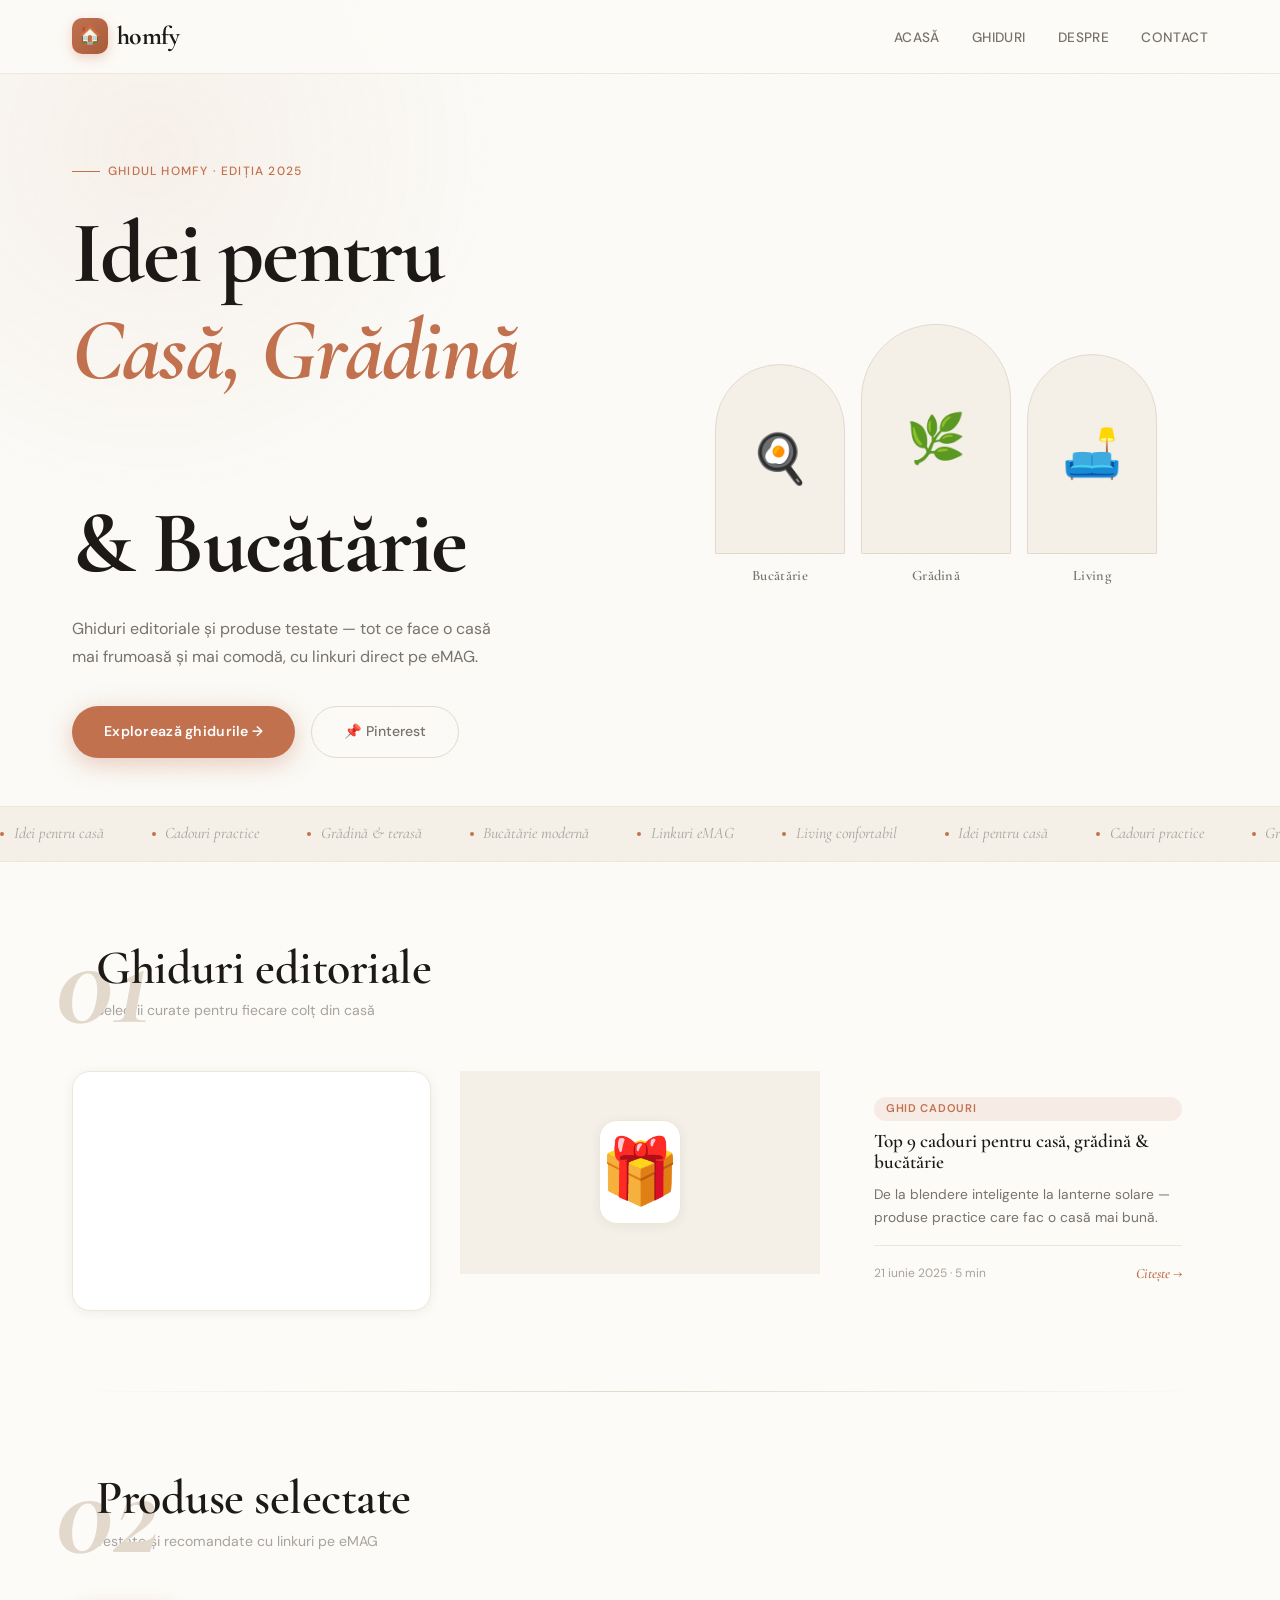
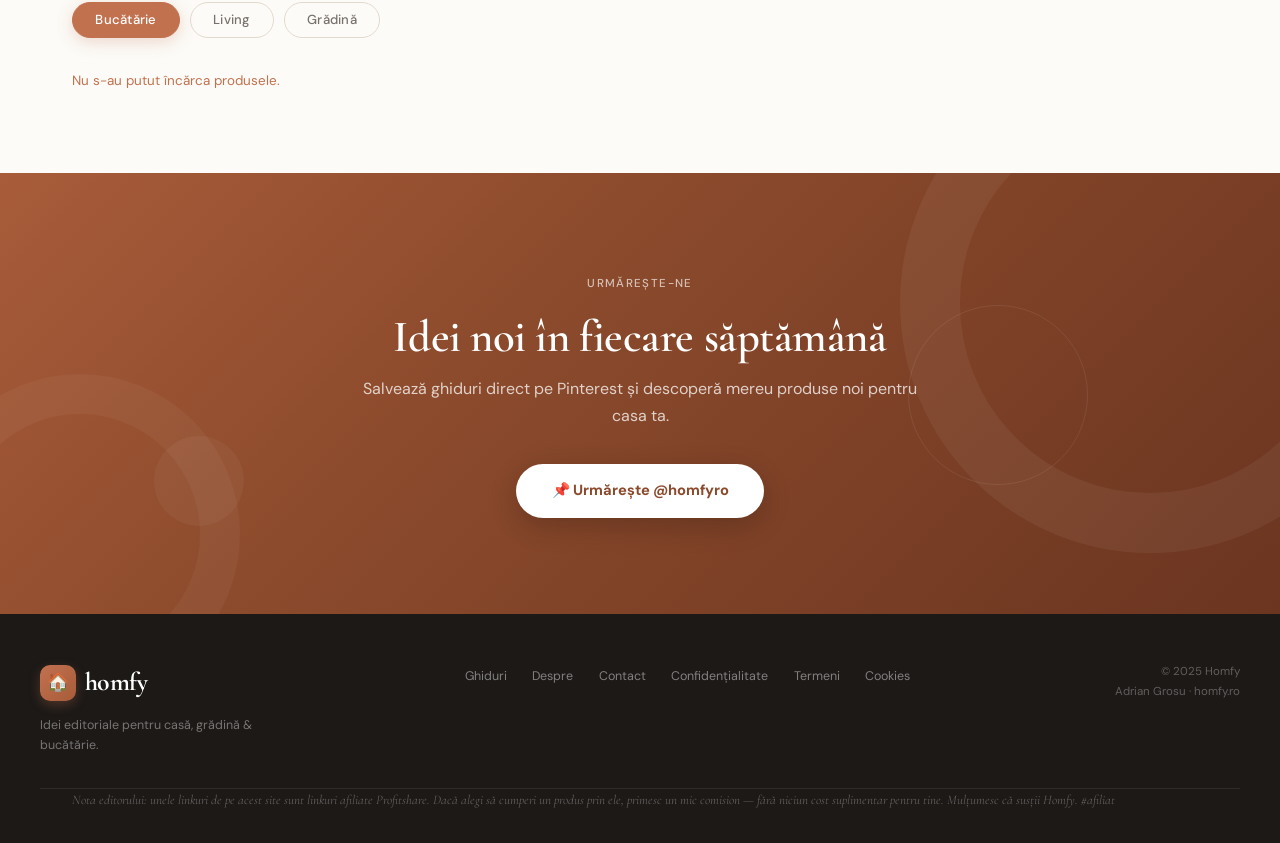
<file: index.html>
<!DOCTYPE html>
<html lang="ro">
<head>
  <meta charset="UTF-8" />
  <meta name="viewport" content="width=device-width, initial-scale=1.0" />
  <title>Homfy — Idei pentru Casă, Grădină & Bucătărie</title>
  <meta name="description" content="Homfy este sursa ta de idei practice pentru casă, grădină și bucătărie. Ghiduri de cadouri, recenzii și produse testate, cu linkuri direct pe eMAG." />
  <link rel="canonical" href="https://homfy.ro/" />
  <meta name="p:domain_verify" content="cb9a810fc9327c6e3631798a367d2aa0" />
  <meta property="og:title" content="Homfy — Idei pentru Casă, Grădină & Bucătărie" />
  <meta property="og:description" content="Ghiduri de cadouri și produse testate pentru casă, grădină și bucătărie." />
  <meta property="og:url" content="https://homfy.ro/" />
  <meta property="og:type" content="website" />
  <meta property="og:locale" content="ro_RO" />
  <meta property="og:site_name" content="Homfy" />
  <meta property="og:image" content="https://homfy.ro/assets/og-cover.jpg" />
  <script type="application/ld+json">{"@context":"https://schema.org","@type":"WebSite","name":"Homfy","url":"https://homfy.ro","description":"Idei pentru casă, grădină și bucătărie","publisher":{"@type":"Person","name":"Adrian Grosu"}}</script>
  <link rel="preconnect" href="https://fonts.googleapis.com" />
  <link rel="preconnect" href="https://fonts.gstatic.com" crossorigin />
  <link href="https://fonts.googleapis.com/css2?family=Cormorant+Garamond:ital,wght@0,400;0,500;0,600;0,700;1,400;1,600;1,700&family=DM+Sans:wght@300;400;500;600&display=swap" rel="stylesheet" />
<style>
/* ============================================================
   HOMFY — Premium Editorial Design System v2
   ============================================================ */

*, *::before, *::after { box-sizing: border-box; margin: 0; padding: 0; }
html { scroll-behavior: smooth; font-size: 16px; }

:root {
  --paper:      #fcfbf7;
  --paper-d:    #f4f0e8;
  --paper-dd:   #ede6d9;
  --ink:        #1c1917;
  --ink-soft:   #78716c;
  --ink-muted:  #a8a29e;
  --terra:      #c2714f;
  --terra-d:    #a85c3a;
  --terra-deep: #8b4a2c;
  --honey:      #c9933a;
  --sage:       #7d9b76;
  --sage-d:     #5a7a53;
  --card:       #ffffff;
  --border:     #e2d9cc;
  --border-s:   #ede6d9;
  --red-pin:    #e60023;

  --fh: 'Cormorant Garamond', Georgia, serif;
  --fb: 'DM Sans', system-ui, sans-serif;

  --ease-out-expo: cubic-bezier(0.16, 1, 0.3, 1);
  --ease-in-out:   cubic-bezier(0.45, 0, 0.55, 1);

  --shadow-sm: 0 2px 12px rgba(28,25,23,.06);
  --shadow-md: 0 8px 32px rgba(28,25,23,.10);
  --shadow-lg: 0 20px 60px rgba(28,25,23,.14);

  --r: 18px;
  --r-pill: 999px;
}

/* ── Body & Texture ── */
body {
  font-family: var(--fb);
  background-color: var(--paper);
  color: var(--ink);
  line-height: 1.6;
  min-height: 100vh;
  position: relative;
}

/* SVG noise texture overlay */
body::before {
  content: '';
  position: fixed; inset: 0; z-index: 0;
  pointer-events: none;
  background-image: url("data:image/svg+xml,%3Csvg xmlns='http://www.w3.org/2000/svg' width='300' height='300'%3E%3Cfilter id='noise'%3E%3CfeTurbulence type='fractalNoise' baseFrequency='0.85' numOctaves='4' stitchTiles='stitch'/%3E%3CfeColorMatrix type='saturate' values='0'/%3E%3C/filter%3E%3Crect width='300' height='300' filter='url(%23noise)' opacity='0.035'/%3E%3C/svg%3E");
  opacity: 1;
}

/* Ambient warm glow top-left */
body::after {
  content: '';
  position: fixed; top: -200px; left: -200px; z-index: 0;
  width: 700px; height: 700px; border-radius: 50%;
  background: radial-gradient(circle, rgba(194,113,79,.07) 0%, transparent 70%);
  pointer-events: none;
}

img  { display: block; max-width: 100%; height: auto; }
a    { color: inherit; text-decoration: none; }
ul   { list-style: none; }

/* ── Typography ── */
h1, h2, h3, h4 { font-family: var(--fh); font-weight: 600; line-height: 1.1; }
h1 { font-size: clamp(3rem, 7vw, 5.5rem); font-weight: 700; letter-spacing: -.02em; }
h2 { font-size: clamp(2rem, 4vw, 3rem); letter-spacing: -.01em; }
h3 { font-size: clamp(1.2rem, 2.5vw, 1.6rem); }
em { font-style: italic; }
p  { font-size: .95rem; line-height: 1.7; color: var(--ink-soft); }

/* ── Section number decorator ── */
.sec-num {
  font-family: var(--fh); font-style: italic; font-weight: 700;
  font-size: clamp(5rem, 10vw, 8rem);
  color: var(--border); line-height: 1; user-select: none;
  position: absolute; top: -1.5rem; left: -1rem;
  pointer-events: none; z-index: 0;
}

/* ── NAV ── */
.nav-wrap {
  position: sticky; top: 0; z-index: 200;
  background: rgba(252,251,247,.88);
  backdrop-filter: blur(20px) saturate(180%);
  -webkit-backdrop-filter: blur(20px) saturate(180%);
  border-bottom: 1px solid var(--border-s);
}
.nav-inner {
  max-width: 1200px; margin: 0 auto;
  padding: 1rem 2rem;
  display: flex; align-items: center; gap: 2rem;
}
.logo {
  display: flex; align-items: center; gap: .55rem;
  font-family: var(--fh); font-size: 1.6rem; font-weight: 700;
  letter-spacing: -.02em; color: var(--ink); flex-shrink: 0;
}
.logo-mark {
  width: 36px; height: 36px; border-radius: 10px;
  background: linear-gradient(135deg, var(--terra) 0%, var(--terra-d) 100%);
  display: flex; align-items: center; justify-content: center;
  font-size: 1.1rem; box-shadow: 0 4px 12px rgba(194,113,79,.3);
}
.nav-links {
  display: flex; gap: 2rem; margin-left: auto;
}
.nav-links a {
  font-size: .85rem; font-weight: 500; color: var(--ink-soft);
  letter-spacing: .03em; text-transform: uppercase;
  transition: color .2s var(--ease-out-expo);
  position: relative;
}
.nav-links a::after {
  content: ''; position: absolute; bottom: -3px; left: 0; right: 0;
  height: 1px; background: var(--terra);
  transform: scaleX(0); transform-origin: right;
  transition: transform .35s var(--ease-out-expo);
}
.nav-links a:hover { color: var(--terra); }
.nav-links a:hover::after { transform: scaleX(1); transform-origin: left; }

.nav-burger {
  display: none; flex-direction: column; gap: 5px;
  background: none; border: none; cursor: pointer; padding: 4px; margin-left: auto;
}
.nav-burger span { display: block; width: 22px; height: 1.5px; background: var(--ink); transition: .3s; }

/* ── HERO ── */
.hero {
  position: relative; z-index: 1;
  max-width: 1200px; margin: 0 auto;
  padding: 5rem 2rem 3rem;
  display: grid; grid-template-columns: 1fr 1fr;
  gap: 3rem; align-items: center;
}

.hero-left { position: relative; z-index: 1; }
.hero-eyebrow {
  display: inline-flex; align-items: center; gap: .5rem;
  margin-bottom: 1.5rem;
  font-size: .75rem; font-weight: 500; letter-spacing: .1em;
  text-transform: uppercase; color: var(--terra);
}
.hero-eyebrow::before {
  content: ''; display: block;
  width: 28px; height: 1px; background: var(--terra);
}
.hero-title { margin-bottom: 1.4rem; }
.hero-title em { color: var(--terra); display: block; }
.hero-desc {
  max-width: 420px; margin-bottom: 2.2rem;
  font-size: 1rem; line-height: 1.75;
}
.hero-ctas { display: flex; gap: 1rem; flex-wrap: wrap; }
.btn-primary {
  display: inline-flex; align-items: center; gap: .5rem;
  padding: .85rem 2rem; border-radius: var(--r-pill);
  background: var(--terra); color: #fff;
  font-family: var(--fb); font-size: .88rem; font-weight: 600;
  letter-spacing: .02em;
  box-shadow: 0 6px 24px rgba(194,113,79,.35);
  transition: background .25s var(--ease-out-expo),
              transform .25s var(--ease-out-expo),
              box-shadow .25s var(--ease-out-expo);
}
.btn-primary:hover {
  background: var(--terra-d);
  transform: translateY(-3px);
  box-shadow: 0 12px 36px rgba(194,113,79,.42);
}
.btn-ghost {
  display: inline-flex; align-items: center; gap: .5rem;
  padding: .85rem 2rem; border-radius: var(--r-pill);
  border: 1.5px solid var(--border);
  background: transparent; color: var(--ink-soft);
  font-family: var(--fb); font-size: .88rem; font-weight: 500;
  transition: border-color .2s, color .2s, transform .25s var(--ease-out-expo);
}
.btn-ghost:hover { border-color: var(--terra); color: var(--terra); transform: translateY(-2px); }

/* Hero arch gallery */
.hero-right {
  display: flex; gap: 1rem; align-items: flex-end;
  justify-content: center;
}
.arch-item {
  display: flex; flex-direction: column; align-items: center; gap: .6rem;
  cursor: pointer;
  transition: transform .5s var(--ease-out-expo);
}
.arch-item:hover { transform: translateY(-8px); }
.arch-window {
  overflow: hidden;
  background: var(--paper-d);
  border: 1.5px solid var(--border);
  display: flex; align-items: center; justify-content: center;
}
.arch-item:nth-child(1) .arch-window { width: 130px; height: 190px; border-radius: 999px 999px 16px 16px; }
.arch-item:nth-child(2) .arch-window { width: 150px; height: 230px; border-radius: 999px 999px 16px 16px; }
.arch-item:nth-child(3) .arch-window { width: 130px; height: 200px; border-radius: 999px 999px 16px 16px; }
.arch-emoji { font-size: 3rem; }
.arch-label {
  font-family: var(--fh); font-size: .9rem; font-weight: 600;
  color: var(--ink-soft); letter-spacing: .02em;
}

/* ── EDITORIAL STRIP ── */
.marquee-wrap {
  position: relative; z-index: 1;
  border-top: 1px solid var(--border-s);
  border-bottom: 1px solid var(--border-s);
  background: var(--paper-d);
  overflow: hidden; padding: .9rem 0;
}
.marquee-track {
  display: flex; gap: 3rem; width: max-content;
  animation: marquee 25s linear infinite;
}
.marquee-item {
  display: flex; align-items: center; gap: .6rem;
  font-family: var(--fh); font-style: italic;
  font-size: 1rem; color: var(--ink-muted);
  white-space: nowrap;
}
.marquee-dot { width: 4px; height: 4px; border-radius: 50%; background: var(--terra); flex-shrink: 0; }
@keyframes marquee { from { transform: translateX(0); } to { transform: translateX(-50%); } }

/* ── SECTIONS ── */
.section {
  position: relative; z-index: 1;
  max-width: 1200px; margin: 0 auto;
  padding: 5rem 2rem;
}
.section-head {
  position: relative;
  display: flex; align-items: flex-end; gap: 1.5rem;
  margin-bottom: 3rem; padding-left: 1.5rem;
}
.section-head h2 { position: relative; z-index: 1; }
.section-sub {
  font-size: .88rem; color: var(--ink-muted);
  margin-top: .3rem; font-weight: 400;
}

/* ── GUIDE CARDS ── */
.guides-grid {
  display: grid;
  grid-template-columns: repeat(auto-fill, minmax(320px, 1fr));
  gap: 1.8rem;
}
.guide-card {
  position: relative;
  background: var(--card);
  border-radius: var(--r);
  border: 1px solid var(--border-s);
  overflow: hidden;
  box-shadow: var(--shadow-sm);
  display: flex; flex-direction: column;
  transition: transform .5s var(--ease-out-expo),
              box-shadow .5s var(--ease-out-expo);
  transform-style: preserve-3d;
  will-change: transform;
}
.guide-card:hover {
  transform: translateY(-8px) rotateX(2deg) rotateY(-1deg);
  box-shadow: var(--shadow-lg);
}
.guide-card__cover {
  aspect-ratio: 16/9;
  background: var(--paper-d);
  overflow: hidden;
  display: flex; align-items: center; justify-content: center;
  font-size: 4rem; position: relative;
}
.guide-card__cover img { width: 100%; height: 100%; object-fit: cover; }
.guide-card__save {
  position: absolute; top: .8rem; right: .8rem;
  background: var(--red-pin); color: #fff;
  border: none; border-radius: var(--r-pill);
  padding: .35rem .8rem; font-family: var(--fb); font-size: .72rem; font-weight: 600;
  cursor: pointer; text-decoration: none;
  box-shadow: 0 3px 12px rgba(0,0,0,.25);
  opacity: 0; transform: translateY(4px);
  transition: opacity .3s var(--ease-out-expo),
              transform .3s var(--ease-out-expo);
}
.guide-card:hover .guide-card__save { opacity: 1; transform: translateY(0); }
.guide-card__body { padding: 1.6rem; flex: 1; display: flex; flex-direction: column; gap: .6rem; }
.tag {
  display: inline-block; padding: .2rem .75rem;
  border-radius: var(--r-pill); font-size: .7rem;
  font-weight: 600; letter-spacing: .06em; text-transform: uppercase;
}
.tag--terra { background: rgba(194,113,79,.1); color: var(--terra); }
.tag--sage  { background: rgba(125,155,118,.1); color: var(--sage-d); }
.tag--honey { background: rgba(201,147,58,.1);  color: var(--honey); }
.guide-card__title { font-size: 1.2rem; color: var(--ink); }
.guide-card__excerpt { font-size: .86rem; color: var(--ink-soft); flex: 1; }
.guide-card__footer {
  display: flex; align-items: center; justify-content: space-between;
  margin-top: .4rem; padding-top: 1rem; border-top: 1px solid var(--border-s);
}
.guide-card__meta { font-size: .75rem; color: var(--ink-muted); }
.arrow-link {
  font-family: var(--fh); font-size: .9rem; font-style: italic;
  color: var(--terra); font-weight: 600;
  display: flex; align-items: center; gap: .3rem;
  transition: gap .2s var(--ease-out-expo);
}
.arrow-link:hover { gap: .6rem; }

/* ── CATEGORY TABS ── */
.cat-tabs {
  display: flex; gap: .6rem; flex-wrap: wrap; margin-bottom: 2rem;
}
.cat-tab {
  padding: .55rem 1.4rem; border-radius: var(--r-pill);
  border: 1.5px solid var(--border);
  background: transparent; color: var(--ink-soft);
  font-family: var(--fb); font-size: .82rem; font-weight: 500;
  cursor: pointer; letter-spacing: .02em;
  transition: all .25s var(--ease-out-expo);
}
.cat-tab.active, .cat-tab:hover {
  background: var(--terra); border-color: var(--terra); color: #fff;
  box-shadow: 0 4px 16px rgba(194,113,79,.25);
}

/* ── PRODUCT GRID ── */
.products-grid {
  display: grid;
  grid-template-columns: repeat(auto-fill, minmax(230px, 1fr));
  gap: 1.4rem;
}
.product-card {
  background: var(--card);
  border-radius: var(--r);
  border: 1px solid var(--border-s);
  overflow: hidden;
  box-shadow: var(--shadow-sm);
  display: flex; flex-direction: column;
  position: relative;
  transition: transform .5s var(--ease-out-expo),
              box-shadow .5s var(--ease-out-expo);
  transform-style: preserve-3d;
}
.product-card:hover {
  transform: translateY(-6px) rotateX(1.5deg);
  box-shadow: var(--shadow-md);
}
.product-card__img {
  aspect-ratio: 1;
  background: var(--paper-d);
  overflow: hidden;
  display: flex; align-items: center; justify-content: center;
  font-size: 2.8rem; position: relative;
}
.product-card__img img { width: 100%; height: 100%; object-fit: cover; }
.product-save {
  position: absolute; top: .7rem; right: .7rem;
  background: var(--red-pin); color: #fff;
  border: none; border-radius: var(--r-pill);
  padding: .3rem .7rem; font-family: var(--fb); font-size: .68rem; font-weight: 600;
  cursor: pointer; opacity: 0; transform: translateY(4px);
  transition: opacity .3s, transform .3s var(--ease-out-expo);
}
.product-card:hover .product-save { opacity: 1; transform: translateY(0); }
.product-card__body { padding: 1.1rem; flex: 1; display: flex; flex-direction: column; gap: .4rem; }
.product-card__name { font-family: var(--fh); font-size: 1rem; font-weight: 600; color: var(--ink); line-height: 1.3; }
.product-card__price { font-family: var(--fh); font-size: 1.15rem; font-weight: 700; color: var(--honey); }
.product-card__price s { font-size: .82rem; color: var(--ink-muted); font-weight: 400; margin-left: .3rem; }
.btn-emag {
  margin-top: auto;
  display: flex; align-items: center; justify-content: center; gap: .4rem;
  padding: .65rem .9rem; border-radius: var(--r-pill);
  background: var(--terra); color: #fff;
  font-family: var(--fb); font-weight: 600; font-size: .8rem;
  transition: background .2s, transform .2s var(--ease-out-expo);
}
.btn-emag:hover { background: var(--terra-d); transform: translateY(-1px); }

/* ── DIVIDER ── */
.divider {
  position: relative; z-index: 1;
  max-width: 1200px; margin: 0 auto; padding: 0 2rem;
}
.divider hr {
  border: none; height: 1px;
  background: linear-gradient(to right, transparent, var(--border), transparent);
}

/* ── CTA STRIP ── */
.cta-strip {
  position: relative; z-index: 1;
  overflow: hidden;
  background: linear-gradient(135deg, #a85c3a 0%, #8b4a2c 40%, #6b3520 100%);
  padding: 6rem 2rem;
  text-align: center; color: #fff;
}
/* Geometric circle decorations */
.cta-strip::before {
  content: '';
  position: absolute; top: -120px; right: -120px;
  width: 500px; height: 500px; border-radius: 50%;
  border: 60px solid rgba(255,255,255,.05);
  pointer-events: none;
}
.cta-strip::after {
  content: '';
  position: absolute; bottom: -80px; left: -80px;
  width: 320px; height: 320px; border-radius: 50%;
  border: 40px solid rgba(255,255,255,.04);
  pointer-events: none;
}
.cta-geo-2 {
  position: absolute; top: 30%; right: 15%;
  width: 180px; height: 180px; border-radius: 50%;
  border: 1.5px solid rgba(255,255,255,.08);
  pointer-events: none;
}
.cta-geo-3 {
  position: absolute; bottom: 20%; left: 12%;
  width: 90px; height: 90px; border-radius: 50%;
  background: rgba(255,255,255,.04);
  pointer-events: none;
}
.cta-inner { position: relative; z-index: 1; max-width: 560px; margin: 0 auto; }
.cta-eyebrow {
  display: inline-block; margin-bottom: 1.2rem;
  font-size: .72rem; font-weight: 500; letter-spacing: .12em;
  text-transform: uppercase; opacity: .65;
}
.cta-strip h2 { color: #fff; margin-bottom: .8rem; font-size: clamp(2rem, 4vw, 2.8rem); }
.cta-strip p { color: rgba(255,255,255,.75); margin-bottom: 2.2rem; font-size: 1rem; }
.btn-pinterest {
  display: inline-flex; align-items: center; gap: .6rem;
  padding: .95rem 2.2rem; border-radius: var(--r-pill);
  background: #fff; color: var(--terra-deep);
  font-family: var(--fb); font-weight: 700; font-size: .92rem;
  box-shadow: 0 8px 28px rgba(0,0,0,.2);
  transition: transform .3s var(--ease-out-expo), box-shadow .3s var(--ease-out-expo);
}
.btn-pinterest:hover { transform: translateY(-3px); box-shadow: 0 16px 40px rgba(0,0,0,.3); }

/* ── FOOTER ── */
.footer {
  position: relative; z-index: 1;
  background: var(--ink);
  padding: 3rem 2rem 2rem;
}
.footer-inner {
  max-width: 1200px; margin: 0 auto;
  display: grid; grid-template-columns: auto 1fr auto;
  gap: 2rem; align-items: start;
}
.footer-brand .logo { color: #fff; margin-bottom: .8rem; }
.footer-brand p { font-size: .78rem; color: rgba(255,255,255,.4); max-width: 220px; line-height: 1.6; }
.footer-nav {
  display: flex; flex-wrap: wrap; gap: .4rem 1.6rem;
  justify-content: center; padding-top: .3rem;
}
.footer-nav a { font-size: .78rem; color: rgba(255,255,255,.45); transition: color .2s; }
.footer-nav a:hover { color: var(--terra); }
.footer-right { text-align: right; }
.footer-copy { font-size: .72rem; color: rgba(255,255,255,.3); line-height: 1.7; }
.footer-disclaimer {
  max-width: 1200px; margin: 2rem auto 0;
  padding: 1.5rem 0 0; border-top: 1px solid rgba(255,255,255,.08);
  font-family: var(--fh); font-style: italic;
  font-size: .82rem; color: rgba(255,255,255,.3); line-height: 1.7;
}

/* ── LOADING ── */
.loading-msg { color: var(--ink-muted); font-size: .88rem; padding: 1.5rem 0; }
.error-msg { color: var(--terra); font-size: .84rem; }

/* ── RESPONSIVE ── */
@media (max-width: 900px) {
  .hero { grid-template-columns: 1fr; gap: 2rem; padding-top: 3rem; }
  .hero-right { justify-content: flex-start; }
  .footer-inner { grid-template-columns: 1fr; text-align: center; }
  .footer-brand p { max-width: 100%; }
  .footer-right { text-align: center; }
}
@media (max-width: 640px) {
  .nav-links { display: none; }
  .nav-links.open {
    display: flex; flex-direction: column;
    position: absolute; top: 100%; left: 0; right: 0;
    background: var(--paper); border-bottom: 1px solid var(--border-s);
    padding: 1.2rem 2rem; gap: 1rem; z-index: 200;
  }
  .nav-inner { position: relative; }
  .nav-burger { display: flex; }
  .arch-item:nth-child(1) .arch-window { width: 90px; height: 130px; }
  .arch-item:nth-child(2) .arch-window { width: 105px; height: 160px; }
  .arch-item:nth-child(3) .arch-window { width: 90px; height: 140px; }
  .arch-emoji { font-size: 2rem; }
  .sec-num { font-size: 4rem; }
}
@media (prefers-reduced-motion: reduce) {
  *, *::before, *::after { transition: none !important; animation: none !important; }
}
</style>
</head>
<body>

<!-- NAV -->
<header class="nav-wrap">
  <nav class="nav-inner">
    <a href="/" class="logo" aria-label="Homfy">
      <span class="logo-mark" aria-hidden="true">🏠</span>
      homfy
    </a>
    <ul class="nav-links" role="list" id="nav-links">
      <li><a href="/">Acasă</a></li>
      <li><a href="/blog.html">Ghiduri</a></li>
      <li><a href="/despre.html">Despre</a></li>
      <li><a href="/contact.html">Contact</a></li>
    </ul>
    <button class="nav-burger" aria-label="Meniu" aria-expanded="false" id="burger">
      <span></span><span></span><span></span>
    </button>
  </nav>
</header>

<!-- HERO -->
<section class="hero">
  <div class="hero-left">
    <div class="hero-eyebrow">Ghidul Homfy · Ediția 2025</div>
    <h1 class="hero-title">
      Idei pentru<br/>
      <em>Casă, Grădină</em><br/>
      & Bucătărie
    </h1>
    <p class="hero-desc">
      Ghiduri editoriale și produse testate — tot ce face o casă mai frumoasă și mai comodă, cu linkuri direct pe eMAG.
    </p>
    <div class="hero-ctas">
      <a href="/blog.html" class="btn-primary">Explorează ghidurile →</a>
      <a href="https://pinterest.com/homfyro" class="btn-ghost" target="_blank" rel="noopener">📌 Pinterest</a>
    </div>
  </div>

  <div class="hero-right" aria-hidden="true">
    <div class="arch-item">
      <div class="arch-window"><span class="arch-emoji">🍳</span></div>
      <span class="arch-label">Bucătărie</span>
    </div>
    <div class="arch-item">
      <div class="arch-window"><span class="arch-emoji">🌿</span></div>
      <span class="arch-label">Grădină</span>
    </div>
    <div class="arch-item">
      <div class="arch-window"><span class="arch-emoji">🛋️</span></div>
      <span class="arch-label">Living</span>
    </div>
  </div>
</section>

<!-- MARQUEE -->
<div class="marquee-wrap" aria-hidden="true">
  <div class="marquee-track" id="marquee">
    <span class="marquee-item"><span class="marquee-dot"></span>Idei pentru casă</span>
    <span class="marquee-item"><span class="marquee-dot"></span>Cadouri practice</span>
    <span class="marquee-item"><span class="marquee-dot"></span>Grădină & terasă</span>
    <span class="marquee-item"><span class="marquee-dot"></span>Bucătărie modernă</span>
    <span class="marquee-item"><span class="marquee-dot"></span>Linkuri eMAG</span>
    <span class="marquee-item"><span class="marquee-dot"></span>Living confortabil</span>
    <span class="marquee-item"><span class="marquee-dot"></span>Idei pentru casă</span>
    <span class="marquee-item"><span class="marquee-dot"></span>Cadouri practice</span>
    <span class="marquee-item"><span class="marquee-dot"></span>Grădină & terasă</span>
    <span class="marquee-item"><span class="marquee-dot"></span>Bucătărie modernă</span>
    <span class="marquee-item"><span class="marquee-dot"></span>Linkuri eMAG</span>
    <span class="marquee-item"><span class="marquee-dot"></span>Living confortabil</span>
  </div>
</div>

<!-- GHIDURI -->
<section class="section">
  <div class="section-head">
    <span class="sec-num" aria-hidden="true">01</span>
    <div>
      <h2>Ghiduri editoriale</h2>
      <p class="section-sub">Selecții curate pentru fiecare colț din casă</p>
    </div>
  </div>
  <div class="guides-grid" id="guides-grid">
    <a href="/blog/ghid-cadouri-casa-gradina-bucatarie.html" class="guide-card">
      <div class="guide-card__cover">🎁
        <a class="guide-card__save"
           href="https://www.pinterest.com/pin/create/button/?url=https%3A%2F%2Fhomfy.ro%2Fblog%2Fghid-cadouri-casa-gradina-bucatarie.html&description=Top+9+cadouri+pentru+cas%C4%83+%23homfy+%23afiliat"
           target="_blank" rel="noopener" aria-label="Salvează pe Pinterest"
           onclick="event.stopPropagation()">📌 Salvează</a>
      </div>
      <div class="guide-card__body">
        <span class="tag tag--terra">Ghid cadouri</span>
        <h3 class="guide-card__title">Top 9 cadouri pentru casă, grădină & bucătărie</h3>
        <p class="guide-card__excerpt">De la blendere inteligente la lanterne solare — produse practice care fac o casă mai bună.</p>
        <div class="guide-card__footer">
          <span class="guide-card__meta">21 iunie 2025 · 5 min</span>
          <span class="arrow-link">Citește →</span>
        </div>
      </div>
    </a>
  </div>
</section>

<div class="divider"><hr/></div>

<!-- PRODUSE -->
<section class="section">
  <div class="section-head">
    <span class="sec-num" aria-hidden="true">02</span>
    <div>
      <h2>Produse selectate</h2>
      <p class="section-sub">Testate și recomandate cu linkuri pe eMAG</p>
    </div>
  </div>
  <div class="cat-tabs" role="tablist" id="cat-tabs">
    <button class="cat-tab active" data-cat="Bucatarie" role="tab">Bucătărie</button>
    <button class="cat-tab" data-cat="Living" role="tab">Living</button>
    <button class="cat-tab" data-cat="Gradina" role="tab">Grădină</button>
  </div>
  <div class="products-grid" id="products-grid">
    <p class="loading-msg">Se încarcă produsele…</p>
  </div>
</section>

<!-- CTA STRIP -->
<section class="cta-strip">
  <div class="cta-geo-2" aria-hidden="true"></div>
  <div class="cta-geo-3" aria-hidden="true"></div>
  <div class="cta-inner">
    <span class="cta-eyebrow">Urmărește-ne</span>
    <h2>Idei noi în fiecare săptămână</h2>
    <p>Salvează ghiduri direct pe Pinterest și descoperă mereu produse noi pentru casa ta.</p>
    <a href="https://pinterest.com/homfyro" class="btn-pinterest" target="_blank" rel="noopener">
      📌 Urmărește @homfyro
    </a>
  </div>
</section>

<!-- FOOTER -->
<footer class="footer">
  <div class="footer-inner">
    <div class="footer-brand">
      <a href="/" class="logo">
        <span class="logo-mark">🏠</span>
        homfy
      </a>
      <p>Idei editoriale pentru casă, grădină & bucătărie.</p>
    </div>
    <nav class="footer-nav" aria-label="Footer">
      <a href="/blog.html">Ghiduri</a>
      <a href="/despre.html">Despre</a>
      <a href="/contact.html">Contact</a>
      <a href="/confidentialitate.html">Confidențialitate</a>
      <a href="/termeni.html">Termeni</a>
      <a href="/cookies.html">Cookies</a>
    </nav>
    <div class="footer-right">
      <p class="footer-copy">© 2025 Homfy<br/>Adrian Grosu · homfy.ro</p>
    </div>
  </div>
  <p class="footer-disclaimer" style="padding:0 2rem">
    <em>Nota editorului:</em> unele linkuri de pe acest site sunt linkuri afiliate Profitshare. Dacă alegi să cumperi un produs prin ele, primesc un mic comision — fără niciun cost suplimentar pentru tine. Mulțumesc că susții Homfy. #afiliat
  </p>
</footer>

<script>
// Mobile nav
const burger = document.getElementById('burger');
const navLinks = document.getElementById('nav-links');
if (burger) {
  burger.addEventListener('click', () => {
    const open = navLinks.classList.toggle('open');
    burger.setAttribute('aria-expanded', open);
  });
}

// Supabase
const SB_URL = 'https://YOUR_PROJECT.supabase.co';
const SB_KEY = 'YOUR_ANON_KEY';

async function sbFetch(table, q = '') {
  const r = await fetch(`${SB_URL}/rest/v1/${table}${q}`, {
    headers: { apikey: SB_KEY, Authorization: `Bearer ${SB_KEY}` }
  });
  if (!r.ok) throw new Error(r.status);
  return r.json();
}

// Load products
const grid = document.getElementById('products-grid');
const tabs = document.querySelectorAll('.cat-tab');

async function loadProducts(cat = 'Bucatarie') {
  if (!grid) return;
  grid.innerHTML = '<p class="loading-msg">Se încarcă…</p>';
  try {
    const data = await sbFetch('produse', `?categorie=eq.${encodeURIComponent(cat)}&order=created_at.desc&limit=8`);
    if (!data.length) { grid.innerHTML = '<p class="loading-msg">Niciun produs momentan.</p>'; return; }
    grid.innerHTML = data.map(p => `
      <div class="product-card">
        <div class="product-card__img">
          ${p.imagine_url ? `<img src="${p.imagine_url}" alt="${p.nume}" loading="lazy"/>` : '🛒'}
          <button class="product-save" onclick="window.open('https://www.pinterest.com/pin/create/button/?url=https://homfy.ro&description=${encodeURIComponent(p.nume)}','_blank')">📌 Salvează</button>
        </div>
        <div class="product-card__body">
          <div class="product-card__name">${p.nume}</div>
          <div class="product-card__price">${p.pret} lei${p.pret_vechi ? `<s>${p.pret_vechi} lei</s>` : ''}</div>
          <a href="${p.link_afiliat}" class="btn-emag" rel="nofollow sponsored noopener" target="_blank">🛒 Vezi pe eMAG</a>
        </div>
      </div>`).join('');
  } catch { grid.innerHTML = '<p class="error-msg">Nu s-au putut încărca produsele.</p>'; }
}

tabs.forEach(t => t.addEventListener('click', () => {
  tabs.forEach(x => x.classList.remove('active'));
  t.classList.add('active');
  loadProducts(t.dataset.cat);
}));
loadProducts();

// Load guides
(async () => {
  const g = document.getElementById('guides-grid');
  if (!g) return;
  try {
    const data = await sbFetch('articole', '?publicat=eq.true&order=created_at.desc&limit=6');
    if (!data.length) return;
    g.innerHTML = data.map(a => `
      <a href="/blog/${a.slug}.html" class="guide-card">
        <div class="guide-card__cover">
          ${a.imagine_url ? `<img src="${a.imagine_url}" alt="${a.titlu}" loading="lazy"/>` : '🎁'}
          <a class="guide-card__save" href="https://www.pinterest.com/pin/create/button/?url=https://homfy.ro/blog/${a.slug}.html&description=${encodeURIComponent(a.titlu)}" target="_blank" rel="noopener" onclick="event.stopPropagation()">📌 Salvează</a>
        </div>
        <div class="guide-card__body">
          <span class="tag tag--terra">${a.tag || 'Ghid'}</span>
          <h3 class="guide-card__title">${a.titlu}</h3>
          <p class="guide-card__excerpt">${a.excerpt || ''}</p>
          <div class="guide-card__footer">
            <span class="guide-card__meta">${a.read_time ? a.read_time + ' min' : ''}</span>
            <span class="arrow-link">Citește →</span>
          </div>
        </div>
      </a>`).join('');
  } catch {}
})();
</script>
</body>
</html>
</file>
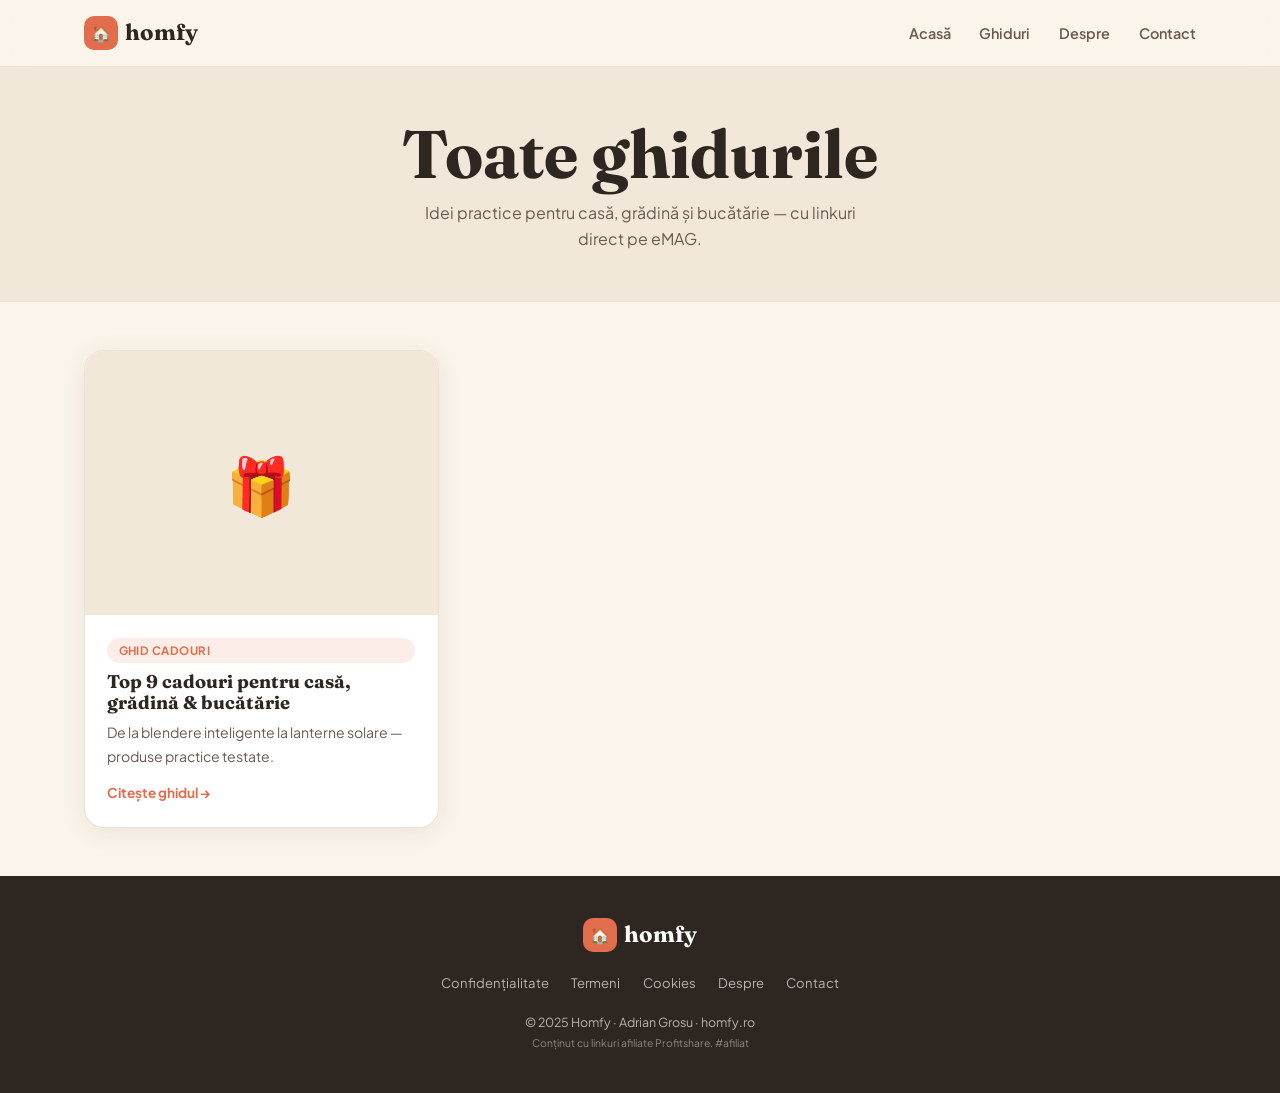
<file: blog.html>
<!DOCTYPE html>
<html lang="ro">
<head>
  <meta charset="UTF-8" />
  <meta name="viewport" content="width=device-width, initial-scale=1.0" />
  <title>Ghiduri — Homfy</title>
  <meta name="description" content="Toate ghidurile de cadouri și produse pentru casă, grădină și bucătărie de pe Homfy." />
  <link rel="canonical" href="https://homfy.ro/blog.html" />
  <meta property="og:title" content="Ghiduri — Homfy" />
  <meta property="og:description" content="Ghiduri de cadouri și produse testate pentru casă, grădină și bucătărie." />
  <meta property="og:url" content="https://homfy.ro/blog.html" />
  <meta property="og:type" content="website" />
  <meta property="og:locale" content="ro_RO" />
  <meta property="og:site_name" content="Homfy" />
  <meta property="og:image" content="https://homfy.ro/assets/og-cover.jpg" />
  <link rel="preconnect" href="https://fonts.googleapis.com" />
  <link rel="preconnect" href="https://fonts.gstatic.com" crossorigin />
  <link href="https://fonts.googleapis.com/css2?family=Fraunces:ital,opsz,wght@0,9..144,400;0,9..144,700;0,9..144,900;1,9..144,400&family=Plus+Jakarta+Sans:wght@400;500;600&display=swap" rel="stylesheet" />
  <style>*,*::before,*::after{box-sizing:border-box;margin:0;padding:0}html{scroll-behavior:smooth}:root{--ivory:#FBF4EA;--ivory-d:#F2E8D9;--ink:#2E2620;--ink-soft:#6B5A50;--coral:#E26D4C;--coral-h:#C9542F;--honey:#E8A83A;--sage:#87A06E;--sage-d:#5F7A52;--amber:#D99A2E;--card-bg:#fff;--border:#ECE1D2;--shadow:0 4px 24px rgba(46,38,32,.08);--shadow-h:0 8px 40px rgba(46,38,32,.14);--r:20px;--r-sm:12px;--r-pill:999px;--font-head:'Fraunces',Georgia,serif;--font-body:'Plus Jakarta Sans',system-ui,sans-serif}body{font-family:var(--font-body);background:var(--ivory);color:var(--ink);line-height:1.65;min-height:100vh}img{display:block;max-width:100%;height:auto}a{color:inherit;text-decoration:none}h1,h2,h3,h4{font-family:var(--font-head);font-weight:700;line-height:1.15}h1{font-size:clamp(2.4rem,6vw,4.2rem)}h2{font-size:clamp(1.6rem,3.5vw,2.4rem)}h3{font-size:clamp(1.1rem,2.5vw,1.4rem)}em{font-style:italic;color:var(--coral)}.nav-wrap{position:sticky;top:0;z-index:100;background:rgba(251,244,234,.92);backdrop-filter:blur(12px);border-bottom:1px solid var(--border)}.nav-inner{max-width:1160px;margin:0 auto;padding:.9rem 1.5rem;display:flex;align-items:center;gap:2rem}.logo{display:flex;align-items:center;gap:.45rem;font-family:var(--font-head);font-size:1.4rem;font-weight:700;color:var(--ink);flex-shrink:0}.logo-icon{display:flex;align-items:center;justify-content:center;width:34px;height:34px;background:var(--coral);border-radius:10px;font-size:1rem;line-height:1}.nav-links{list-style:none;display:flex;gap:1.8rem;margin-left:auto}.nav-links a{font-size:.9rem;font-weight:600;color:var(--ink-soft);transition:color .2s}.nav-links a:hover{color:var(--coral)}.nav-burger{display:none;flex-direction:column;gap:5px;background:none;border:none;cursor:pointer;padding:4px}.nav-burger span{display:block;width:22px;height:2px;background:var(--ink);border-radius:2px;transition:.3s}.page-hero{position:relative;z-index:1;background:var(--ivory-d);border-bottom:1px solid var(--border);padding:3rem 1.5rem;text-align:center}.page-hero h1{margin-bottom:.5rem}.page-hero p{color:var(--ink-soft);max-width:460px;margin:0 auto}.blog-grid{max-width:1160px;margin:0 auto;padding:3rem 1.5rem;display:grid;grid-template-columns:repeat(auto-fill,minmax(300px,1fr));gap:1.5rem;position:relative;z-index:1}.guide-card{background:var(--card-bg);border-radius:var(--r);border:1px solid var(--border);overflow:hidden;box-shadow:var(--shadow);display:flex;flex-direction:column;transition:transform .25s,box-shadow .25s}.guide-card:hover{transform:translateY(-5px);box-shadow:var(--shadow-h)}.guide-card__img{width:100%;aspect-ratio:4/3;background:var(--ivory-d);display:flex;align-items:center;justify-content:center;font-size:3.5rem}.guide-card__img img{width:100%;height:100%;object-fit:cover}.guide-card__body{padding:1.4rem;flex:1;display:flex;flex-direction:column;gap:.5rem}.guide-card__body h3{font-size:1.15rem}.guide-card__body p{font-size:.88rem;color:var(--ink-soft);flex:1}.read-more{font-size:.85rem;font-weight:700;color:var(--coral);margin-top:.4rem}.tag{display:inline-block;padding:.2rem .7rem;border-radius:var(--r-pill);font-size:.72rem;font-weight:700;letter-spacing:.04em;text-transform:uppercase}.tag--coral{background:rgba(226,109,76,.12);color:var(--coral)}.arch-img-placeholder{font-size:2.8rem;display:flex;align-items:center;justify-content:center;width:100%;height:100%}.arch-img-placeholder.large{font-size:3.5rem}.footer{position:relative;z-index:1;background:var(--ink);color:rgba(255,255,255,.65);padding:2.5rem 1.5rem}.footer-inner{max-width:1160px;margin:0 auto;display:flex;flex-direction:column;align-items:center;gap:1.2rem;text-align:center}.footer-logo .logo-text{color:#fff}.footer-nav{display:flex;flex-wrap:wrap;gap:.5rem 1.4rem;justify-content:center}.footer-nav a{font-size:.82rem;transition:color .2s}.footer-nav a:hover{color:var(--coral)}.footer-copy{font-size:.78rem;line-height:1.6}.footer-copy small{opacity:.7}@media(max-width:680px){.nav-links{display:none;flex-direction:column}.nav-links.open{display:flex;position:absolute;top:100%;left:0;right:0;background:var(--ivory);border-bottom:1px solid var(--border);padding:1rem 1.5rem;gap:1rem}.nav-burger{display:flex}.nav-inner{position:relative}}</style>
</head>
<body>

<header class="nav-wrap">
  <nav class="nav-inner">
    <a href="/" class="logo" aria-label="Homfy acasă">
      <span class="logo-icon" aria-hidden="true">🏠</span>
      <span class="logo-text">homfy</span>
    </a>
    <ul class="nav-links" role="list">
      <li><a href="/">Acasă</a></li>
      <li><a href="/blog.html" aria-current="page">Ghiduri</a></li>
      <li><a href="/despre.html">Despre</a></li>
      <li><a href="/contact.html">Contact</a></li>
    </ul>
    <button class="nav-burger" aria-label="Meniu" aria-expanded="false">
      <span></span><span></span><span></span>
    </button>
  </nav>
</header>

<div class="page-hero">
  <h1>Toate ghidurile</h1>
  <p>Idei practice pentru casă, grădină și bucătărie — cu linkuri direct pe eMAG.</p>
</div>

<div class="blog-grid" id="blog-grid">
  <!-- Articol static fallback -->
  <a href="/blog/ghid-cadouri-casa-gradina-bucatarie.html" class="guide-card">
    <div class="guide-card__img arch-img-placeholder large">🎁</div>
    <div class="guide-card__body">
      <span class="tag tag--coral">Ghid cadouri</span>
      <h3>Top 9 cadouri pentru casă, grădină & bucătărie</h3>
      <p>De la blendere inteligente la lanterne solare — produse practice testate.</p>
      <span class="read-more">Citește ghidul →</span>
    </div>
  </a>
</div>

<footer class="footer">
  <div class="footer-inner">
    <a href="/" class="logo footer-logo">
      <span class="logo-icon">🏠</span>
      <span class="logo-text">homfy</span>
    </a>
    <nav class="footer-nav" aria-label="Footer">
      <a href="/confidentialitate.html">Confidențialitate</a>
      <a href="/termeni.html">Termeni</a>
      <a href="/cookies.html">Cookies</a>
      <a href="/despre.html">Despre</a>
      <a href="/contact.html">Contact</a>
    </nav>
    <p class="footer-copy">© 2025 Homfy · Adrian Grosu · homfy.ro<br/>
    <small>Conținut cu linkuri afiliate Profitshare. #afiliat</small></p>
  </div>
</footer>

<script src="assets/main.js"></script>
<script>
  // Suprascrie cardul static daca Supabase returneza articole
  (async () => {
    const grid = document.getElementById('blog-grid');
    const SUPABASE_URL = 'https://YOUR_PROJECT.supabase.co';
    const SUPABASE_KEY = 'YOUR_ANON_KEY';
    try {
      const res = await fetch(
        `${SUPABASE_URL}/rest/v1/articole?publicat=eq.true&order=created_at.desc`,
        { headers: { apikey: SUPABASE_KEY, Authorization: `Bearer ${SUPABASE_KEY}` } }
      );
      const data = await res.json();
      if (!data.length) return;
      grid.innerHTML = data.map(a => `
        <a href="/blog/${a.slug}.html" class="guide-card">
          <div class="guide-card__img">
            ${a.imagine_url ? `<img src="${a.imagine_url}" alt="${a.titlu}" loading="lazy"/>` : '🎁'}
          </div>
          <div class="guide-card__body">
            <span class="tag tag--coral">${a.tag || 'Ghid'}</span>
            <h3>${a.titlu}</h3>
            <p>${a.excerpt || ''}</p>
            <span class="read-more">Citește ghidul →</span>
          </div>
        </a>
      `).join('');
    } catch {}
  })();
</script>
</body>
</html>
</file>
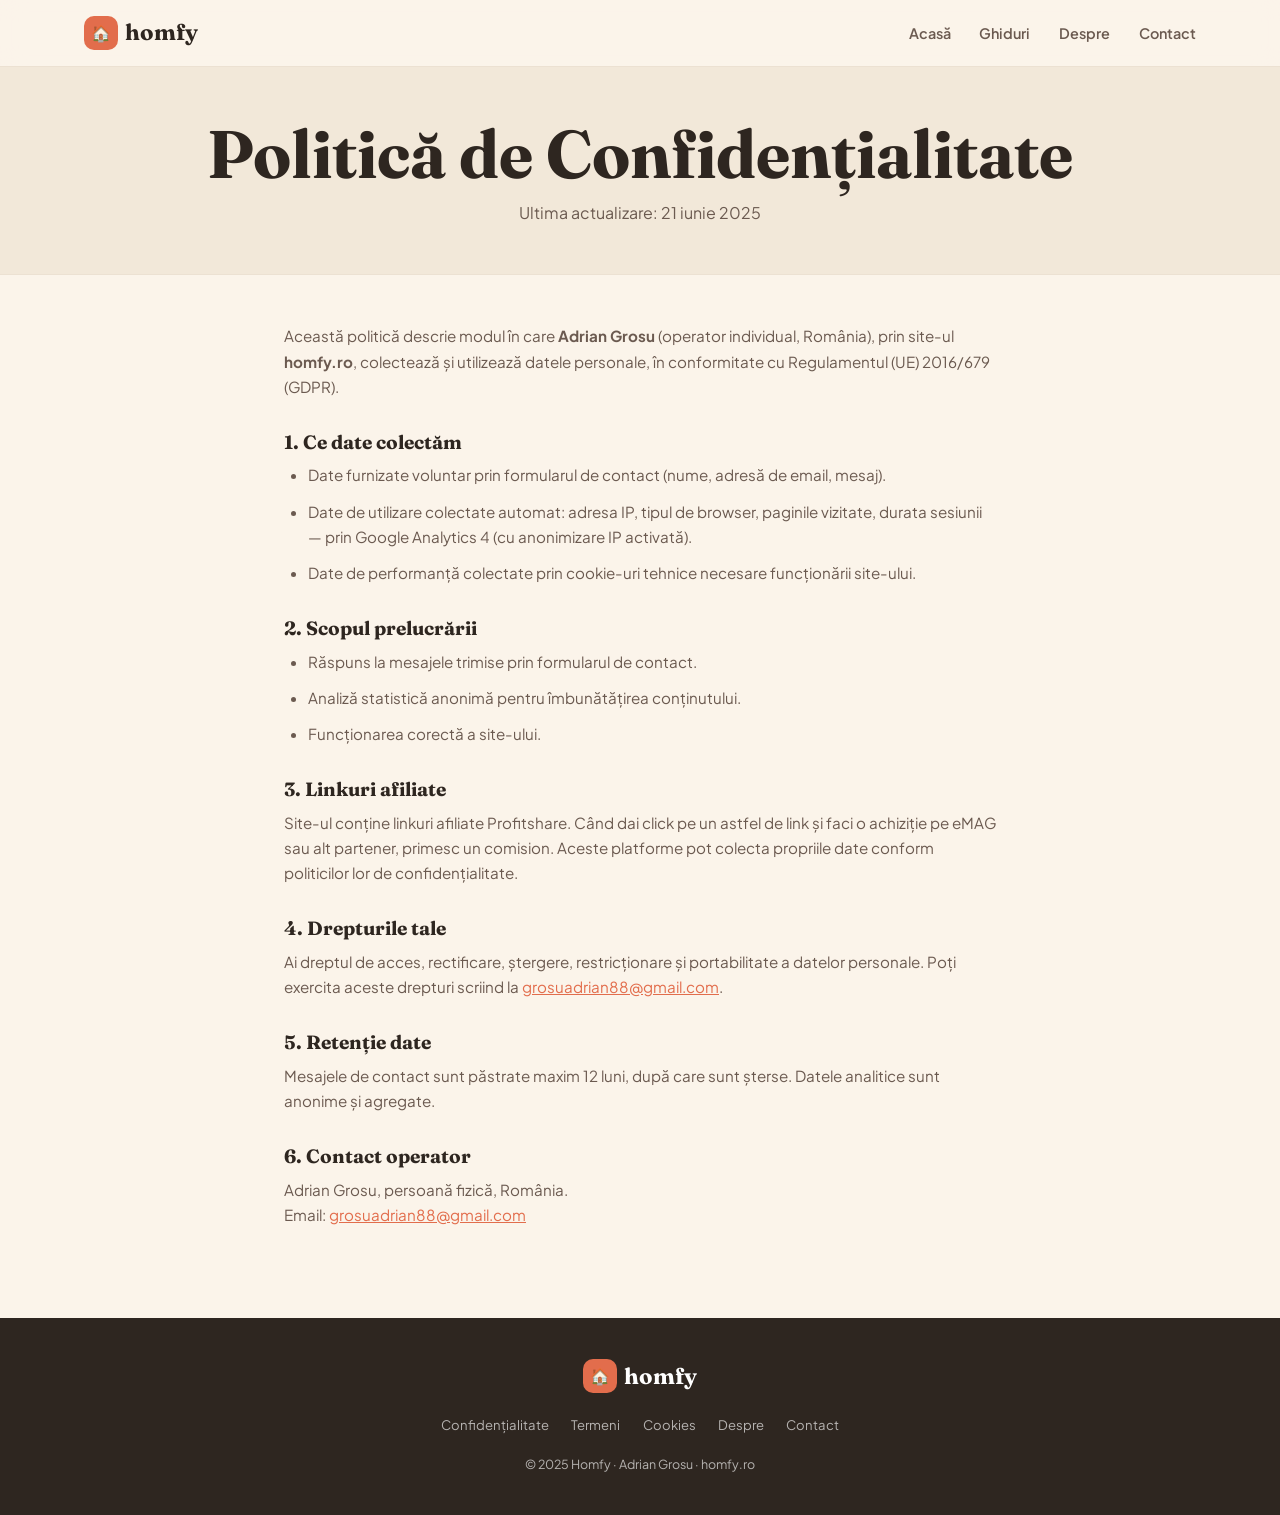
<file: confidentialitate.html>
<!DOCTYPE html>
<html lang="ro">
<head>
  <meta charset="UTF-8" />
  <meta name="viewport" content="width=device-width, initial-scale=1.0" />
  <title>Politică de Confidențialitate — Homfy</title>
  <link rel="canonical" href="https://homfy.ro/confidentialitate.html" />
  <meta property="og:title" content="Politică de Confidențialitate — Homfy" />
  <meta property="og:url" content="https://homfy.ro/confidentialitate.html" />
  <meta property="og:type" content="website" />
  <meta property="og:locale" content="ro_RO" />
  <meta property="og:site_name" content="Homfy" />
  <link rel="preconnect" href="https://fonts.googleapis.com" />
  <link rel="preconnect" href="https://fonts.gstatic.com" crossorigin />
  <link href="https://fonts.googleapis.com/css2?family=Fraunces:ital,opsz,wght@0,9..144,400;0,9..144,700;1,9..144,400&family=Plus+Jakarta+Sans:wght@400;500;600&display=swap" rel="stylesheet" />
  <style>*,*::before,*::after{box-sizing:border-box;margin:0;padding:0}html{scroll-behavior:smooth}:root{--ivory:#FBF4EA;--ivory-d:#F2E8D9;--ink:#2E2620;--ink-soft:#6B5A50;--coral:#E26D4C;--card-bg:#fff;--border:#ECE1D2;--r:20px;--r-sm:12px;--r-pill:999px;--font-head:'Fraunces',Georgia,serif;--font-body:'Plus Jakarta Sans',system-ui,sans-serif}body{font-family:var(--font-body);background:var(--ivory);color:var(--ink);line-height:1.65;min-height:100vh}a{color:inherit;text-decoration:none}h1,h2,h3,h4{font-family:var(--font-head);font-weight:700;line-height:1.15}h1{font-size:clamp(2.4rem,6vw,4.2rem)}.nav-wrap{position:sticky;top:0;z-index:100;background:rgba(251,244,234,.92);backdrop-filter:blur(12px);border-bottom:1px solid var(--border)}.nav-inner{max-width:1160px;margin:0 auto;padding:.9rem 1.5rem;display:flex;align-items:center;gap:2rem}.logo{display:flex;align-items:center;gap:.45rem;font-family:var(--font-head);font-size:1.4rem;font-weight:700;color:var(--ink);flex-shrink:0}.logo-icon{display:flex;align-items:center;justify-content:center;width:34px;height:34px;background:var(--coral);border-radius:10px;font-size:1rem;line-height:1}.nav-links{list-style:none;display:flex;gap:1.8rem;margin-left:auto}.nav-links a{font-size:.9rem;font-weight:600;color:var(--ink-soft);transition:color .2s}.nav-links a:hover{color:var(--coral)}.nav-burger{display:none;flex-direction:column;gap:5px;background:none;border:none;cursor:pointer;padding:4px}.nav-burger span{display:block;width:22px;height:2px;background:var(--ink);border-radius:2px}.page-hero{position:relative;z-index:1;background:var(--ivory-d);border-bottom:1px solid var(--border);padding:3rem 1.5rem;text-align:center}.page-hero h1{margin-bottom:.5rem}.page-hero p{color:var(--ink-soft);max-width:460px;margin:0 auto}.static-wrap{max-width:760px;margin:0 auto;padding:3rem 1.5rem 5rem;position:relative;z-index:1}.static-wrap h1{margin-bottom:1.2rem}.static-wrap h2{font-size:1.2rem;margin:2rem 0 .6rem;font-family:var(--font-head);font-weight:700}.static-wrap p,.static-wrap li{font-size:.95rem;color:var(--ink-soft);margin-bottom:.7rem}.static-wrap ul{padding-left:1.5rem}.static-wrap a{color:var(--coral);text-decoration:underline}.footer{position:relative;z-index:1;background:var(--ink);color:rgba(255,255,255,.65);padding:2.5rem 1.5rem}.footer-inner{max-width:1160px;margin:0 auto;display:flex;flex-direction:column;align-items:center;gap:1.2rem;text-align:center}.footer-logo .logo-text{color:#fff}.footer-nav{display:flex;flex-wrap:wrap;gap:.5rem 1.4rem;justify-content:center}.footer-nav a{font-size:.82rem;transition:color .2s}.footer-nav a:hover{color:var(--coral)}.footer-copy{font-size:.78rem;line-height:1.6}@media(max-width:680px){.nav-links{display:none}.nav-burger{display:flex}.nav-inner{position:relative}}</style>
</head>
<body>
<header class="nav-wrap">
  <nav class="nav-inner">
    <a href="/" class="logo"><span class="logo-icon">🏠</span><span class="logo-text">homfy</span></a>
    <ul class="nav-links" role="list">
      <li><a href="/">Acasă</a></li>
      <li><a href="/blog.html">Ghiduri</a></li>
      <li><a href="/despre.html">Despre</a></li>
      <li><a href="/contact.html">Contact</a></li>
    </ul>
    <button class="nav-burger" aria-label="Meniu" aria-expanded="false"><span></span><span></span><span></span></button>
  </nav>
</header>

<div class="page-hero">
  <h1>Politică de Confidențialitate</h1>
  <p>Ultima actualizare: 21 iunie 2025</p>
</div>

<div class="static-wrap">
  <p>Această politică descrie modul în care <strong>Adrian Grosu</strong> (operator individual, România), prin site-ul <strong>homfy.ro</strong>, colectează și utilizează datele personale, în conformitate cu Regulamentul (UE) 2016/679 (GDPR).</p>

  <h2>1. Ce date colectăm</h2>
  <ul>
    <li>Date furnizate voluntar prin formularul de contact (nume, adresă de email, mesaj).</li>
    <li>Date de utilizare colectate automat: adresa IP, tipul de browser, paginile vizitate, durata sesiunii — prin Google Analytics 4 (cu anonimizare IP activată).</li>
    <li>Date de performanță colectate prin cookie-uri tehnice necesare funcționării site-ului.</li>
  </ul>

  <h2>2. Scopul prelucrării</h2>
  <ul>
    <li>Răspuns la mesajele trimise prin formularul de contact.</li>
    <li>Analiză statistică anonimă pentru îmbunătățirea conținutului.</li>
    <li>Funcționarea corectă a site-ului.</li>
  </ul>

  <h2>3. Linkuri afiliate</h2>
  <p>Site-ul conține linkuri afiliate Profitshare. Când dai click pe un astfel de link și faci o achiziție pe eMAG sau alt partener, primesc un comision. Aceste platforme pot colecta propriile date conform politicilor lor de confidențialitate.</p>

  <h2>4. Drepturile tale</h2>
  <p>Ai dreptul de acces, rectificare, ștergere, restricționare și portabilitate a datelor personale. Poți exercita aceste drepturi scriind la <a href="mailto:grosuadrian88@gmail.com">grosuadrian88@gmail.com</a>.</p>

  <h2>5. Retenție date</h2>
  <p>Mesajele de contact sunt păstrate maxim 12 luni, după care sunt șterse. Datele analitice sunt anonime și agregate.</p>

  <h2>6. Contact operator</h2>
  <p>Adrian Grosu, persoană fizică, România.<br/>Email: <a href="mailto:grosuadrian88@gmail.com">grosuadrian88@gmail.com</a></p>
</div>

<footer class="footer">
  <div class="footer-inner">
    <a href="/" class="logo footer-logo"><span class="logo-icon">🏠</span><span class="logo-text">homfy</span></a>
    <nav class="footer-nav" aria-label="Footer">
      <a href="/confidentialitate.html">Confidențialitate</a>
      <a href="/termeni.html">Termeni</a>
      <a href="/cookies.html">Cookies</a>
      <a href="/despre.html">Despre</a>
      <a href="/contact.html">Contact</a>
    </nav>
    <p class="footer-copy">© 2025 Homfy · Adrian Grosu · homfy.ro</p>
  </div>
</footer>
<script src="assets/main.js"></script>
</body>
</html>
</file>
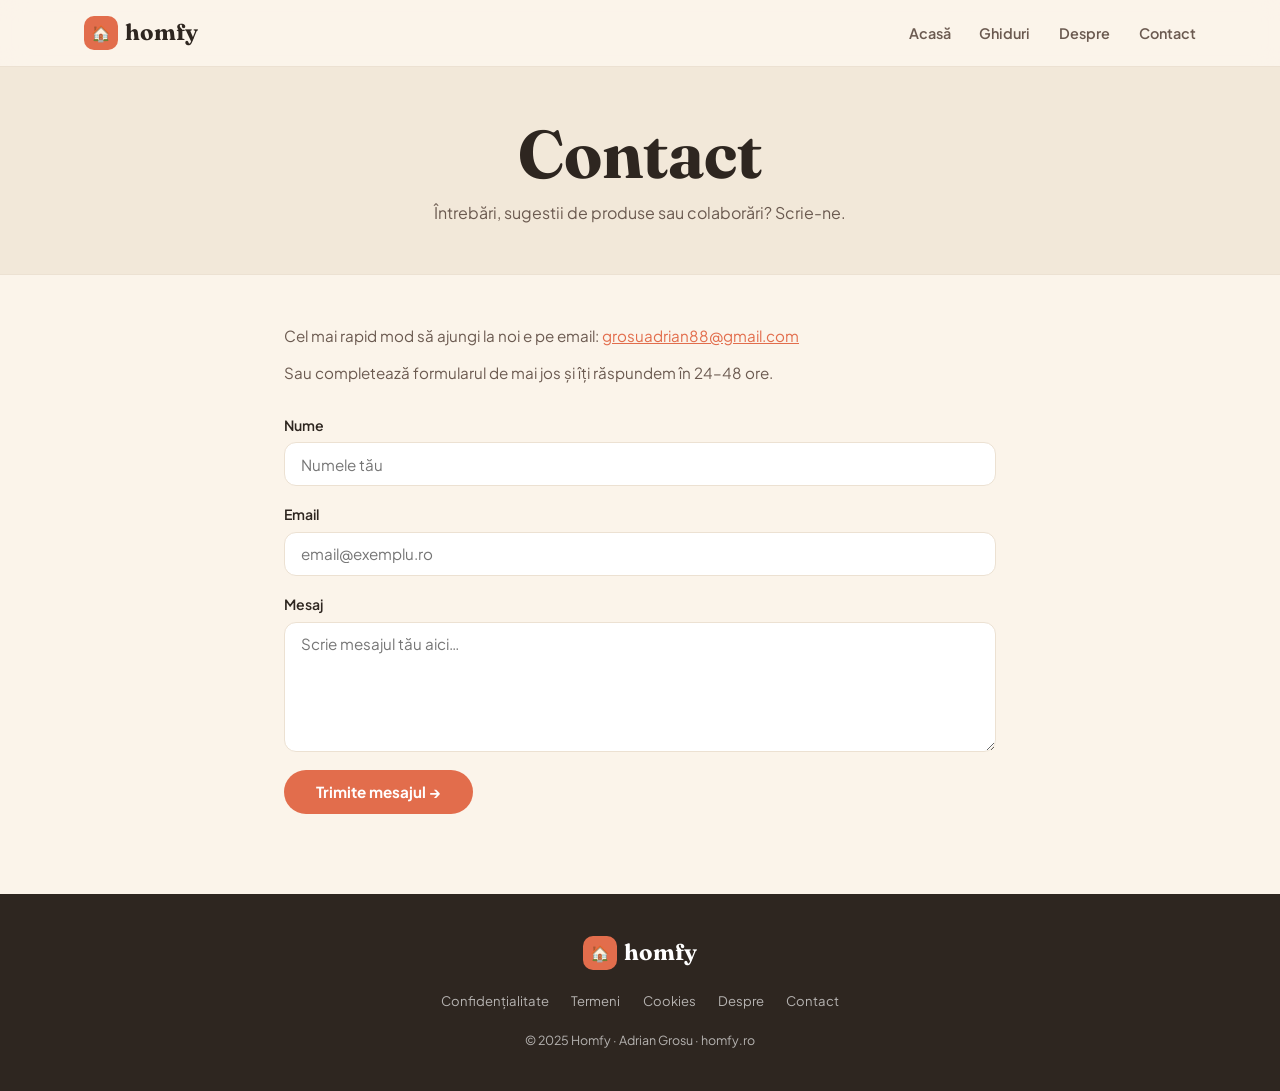
<file: contact.html>
<!DOCTYPE html>
<html lang="ro">
<head>
  <meta charset="UTF-8" />
  <meta name="viewport" content="width=device-width, initial-scale=1.0" />
  <title>Contact — Homfy</title>
  <meta name="description" content="Contactează echipa Homfy pentru întrebări, colaborări sau sugestii de produse." />
  <link rel="canonical" href="https://homfy.ro/contact.html" />
  <meta property="og:title" content="Contact — Homfy" />
  <meta property="og:url" content="https://homfy.ro/contact.html" />
  <meta property="og:type" content="website" />
  <meta property="og:locale" content="ro_RO" />
  <meta property="og:site_name" content="Homfy" />
  <link rel="preconnect" href="https://fonts.googleapis.com" />
  <link rel="preconnect" href="https://fonts.gstatic.com" crossorigin />
  <link href="https://fonts.googleapis.com/css2?family=Fraunces:ital,opsz,wght@0,9..144,400;0,9..144,700;1,9..144,400&family=Plus+Jakarta+Sans:wght@400;500;600&display=swap" rel="stylesheet" />
  <style>*,*::before,*::after{box-sizing:border-box;margin:0;padding:0}html{scroll-behavior:smooth}:root{--ivory:#FBF4EA;--ivory-d:#F2E8D9;--ink:#2E2620;--ink-soft:#6B5A50;--coral:#E26D4C;--coral-h:#C9542F;--card-bg:#fff;--border:#ECE1D2;--r:20px;--r-sm:12px;--r-pill:999px;--font-head:'Fraunces',Georgia,serif;--font-body:'Plus Jakarta Sans',system-ui,sans-serif}body{font-family:var(--font-body);background:var(--ivory);color:var(--ink);line-height:1.65;min-height:100vh}a{color:inherit;text-decoration:none}h1,h2,h3,h4{font-family:var(--font-head);font-weight:700;line-height:1.15}h1{font-size:clamp(2.4rem,6vw,4.2rem)}em{font-style:italic;color:var(--coral)}.nav-wrap{position:sticky;top:0;z-index:100;background:rgba(251,244,234,.92);backdrop-filter:blur(12px);border-bottom:1px solid var(--border)}.nav-inner{max-width:1160px;margin:0 auto;padding:.9rem 1.5rem;display:flex;align-items:center;gap:2rem}.logo{display:flex;align-items:center;gap:.45rem;font-family:var(--font-head);font-size:1.4rem;font-weight:700;color:var(--ink);flex-shrink:0}.logo-icon{display:flex;align-items:center;justify-content:center;width:34px;height:34px;background:var(--coral);border-radius:10px;font-size:1rem;line-height:1}.nav-links{list-style:none;display:flex;gap:1.8rem;margin-left:auto}.nav-links a{font-size:.9rem;font-weight:600;color:var(--ink-soft);transition:color .2s}.nav-links a:hover{color:var(--coral)}.nav-burger{display:none;flex-direction:column;gap:5px;background:none;border:none;cursor:pointer;padding:4px}.nav-burger span{display:block;width:22px;height:2px;background:var(--ink);border-radius:2px}.page-hero{position:relative;z-index:1;background:var(--ivory-d);border-bottom:1px solid var(--border);padding:3rem 1.5rem;text-align:center}.page-hero h1{margin-bottom:.5rem}.page-hero p{color:var(--ink-soft);max-width:460px;margin:0 auto}.static-wrap{max-width:760px;margin:0 auto;padding:3rem 1.5rem 5rem;position:relative;z-index:1}.static-wrap p{font-size:.95rem;color:var(--ink-soft);margin-bottom:.7rem}.static-wrap a{color:var(--coral);text-decoration:underline}.footer{position:relative;z-index:1;background:var(--ink);color:rgba(255,255,255,.65);padding:2.5rem 1.5rem}.footer-inner{max-width:1160px;margin:0 auto;display:flex;flex-direction:column;align-items:center;gap:1.2rem;text-align:center}.footer-logo .logo-text{color:#fff}.footer-nav{display:flex;flex-wrap:wrap;gap:.5rem 1.4rem;justify-content:center}.footer-nav a{font-size:.82rem;transition:color .2s}.footer-nav a:hover{color:var(--coral)}.footer-copy{font-size:.78rem;line-height:1.6}@media(max-width:680px){.nav-links{display:none}.nav-burger{display:flex}.nav-inner{position:relative}}</style>
  <style>
    .contact-form { display:flex; flex-direction:column; gap:1.1rem; margin-top:1.8rem; }
    .form-group { display:flex; flex-direction:column; gap:.35rem; }
    .form-group label { font-size:.88rem; font-weight:600; color:var(--ink); }
    .form-group input, .form-group textarea {
      padding:.7rem 1rem; border-radius:var(--r-sm);
      border:1.5px solid var(--border); background:var(--card-bg);
      font-family:var(--font-body); font-size:.95rem; color:var(--ink);
      transition:border-color .2s;
    }
    .form-group input:focus, .form-group textarea:focus {
      outline:none; border-color:var(--coral);
    }
    .form-group textarea { min-height:130px; resize:vertical; }
    .btn-submit {
      align-self:flex-start; padding:.8rem 2rem; border-radius:var(--r-pill);
      background:var(--coral); color:#fff; border:none;
      font-family:var(--font-body); font-size:.95rem; font-weight:700;
      cursor:pointer; transition:background .2s, transform .15s;
    }
    .btn-submit:hover { background:var(--coral-h); transform:translateY(-1px); }
  </style>
</head>
<body>
<header class="nav-wrap">
  <nav class="nav-inner">
    <a href="/" class="logo"><span class="logo-icon">🏠</span><span class="logo-text">homfy</span></a>
    <ul class="nav-links" role="list">
      <li><a href="/">Acasă</a></li>
      <li><a href="/blog.html">Ghiduri</a></li>
      <li><a href="/despre.html">Despre</a></li>
      <li><a href="/contact.html" aria-current="page">Contact</a></li>
    </ul>
    <button class="nav-burger" aria-label="Meniu" aria-expanded="false"><span></span><span></span><span></span></button>
  </nav>
</header>

<div class="page-hero">
  <h1>Contact</h1>
  <p>Întrebări, sugestii de produse sau colaborări? Scrie-ne.</p>
</div>

<div class="static-wrap">
  <p>Cel mai rapid mod să ajungi la noi e pe email: <a href="mailto:grosuadrian88@gmail.com">grosuadrian88@gmail.com</a></p>
  <p>Sau completează formularul de mai jos și îți răspundem în 24–48 ore.</p>

  <form class="contact-form" action="https://formspree.io/f/INLOCUIESTE" method="POST">
    <div class="form-group">
      <label for="name">Nume</label>
      <input type="text" id="name" name="name" placeholder="Numele tău" required />
    </div>
    <div class="form-group">
      <label for="email">Email</label>
      <input type="email" id="email" name="email" placeholder="email@exemplu.ro" required />
    </div>
    <div class="form-group">
      <label for="message">Mesaj</label>
      <textarea id="message" name="message" placeholder="Scrie mesajul tău aici…" required></textarea>
    </div>
    <button type="submit" class="btn-submit">Trimite mesajul →</button>
  </form>
</div>

<footer class="footer">
  <div class="footer-inner">
    <a href="/" class="logo footer-logo"><span class="logo-icon">🏠</span><span class="logo-text">homfy</span></a>
    <nav class="footer-nav" aria-label="Footer">
      <a href="/confidentialitate.html">Confidențialitate</a>
      <a href="/termeni.html">Termeni</a>
      <a href="/cookies.html">Cookies</a>
      <a href="/despre.html">Despre</a>
      <a href="/contact.html">Contact</a>
    </nav>
    <p class="footer-copy">© 2025 Homfy · Adrian Grosu · homfy.ro</p>
  </div>
</footer>
<script src="assets/main.js"></script>
</body>
</html>
</file>
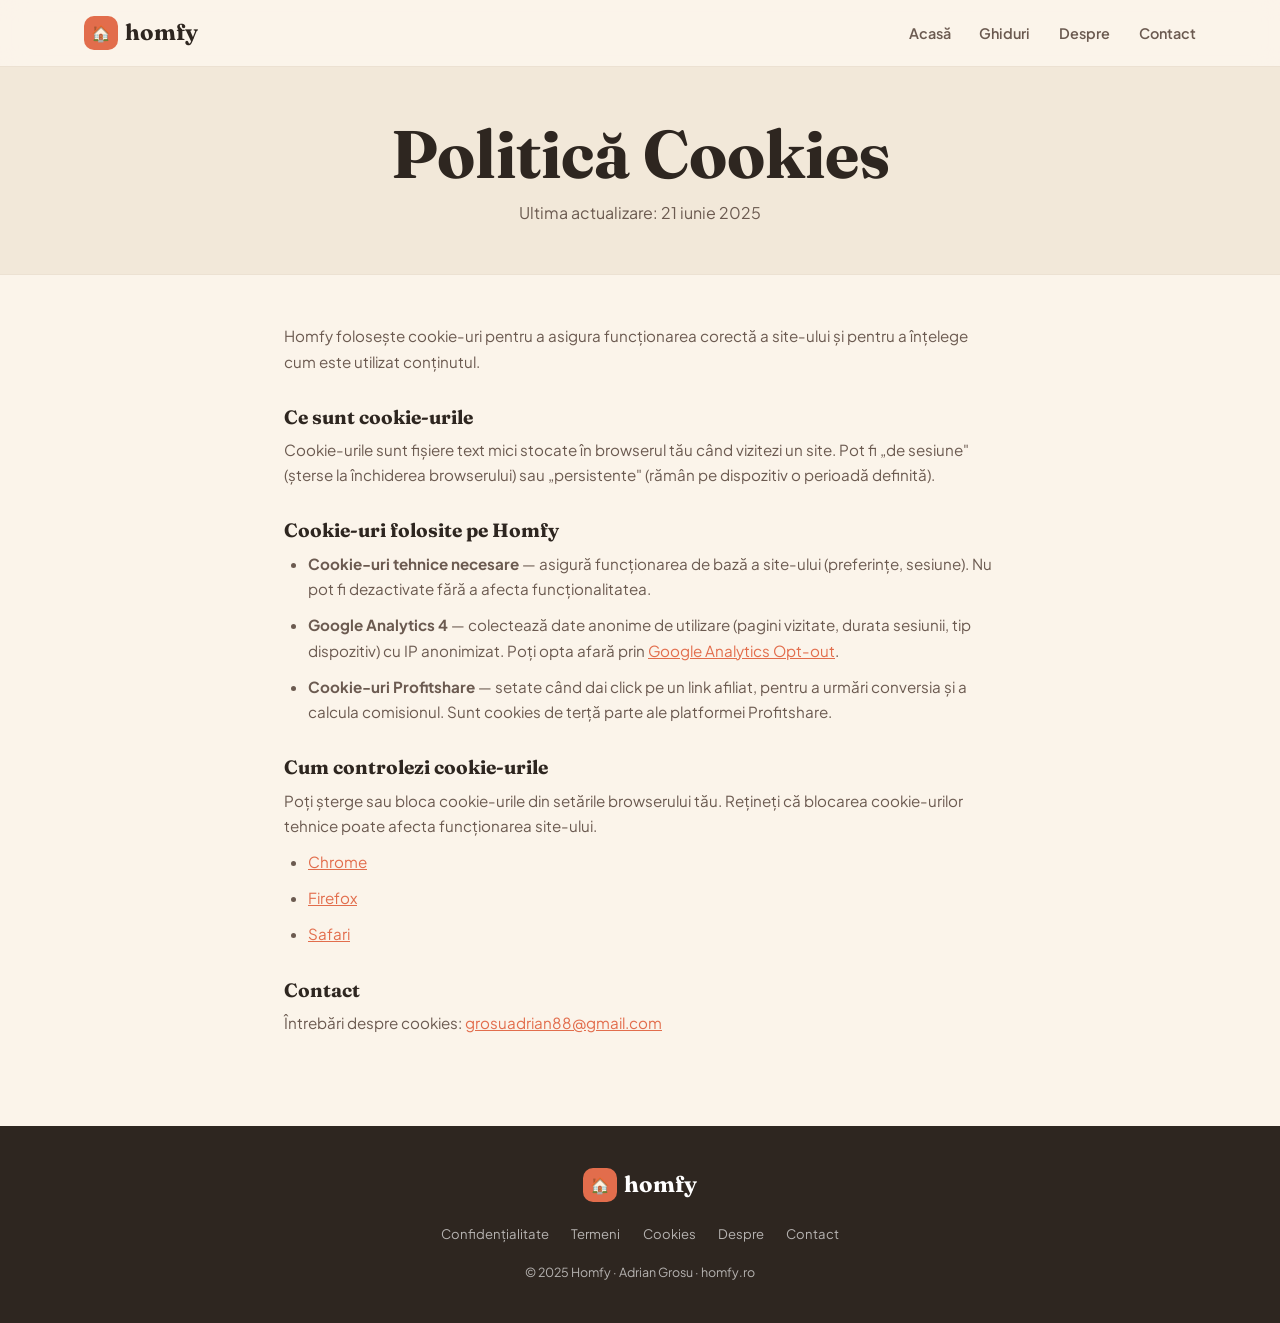
<file: cookies.html>
<!DOCTYPE html>
<html lang="ro">
<head>
  <meta charset="UTF-8" />
  <meta name="viewport" content="width=device-width, initial-scale=1.0" />
  <title>Politică Cookies — Homfy</title>
  <link rel="canonical" href="https://homfy.ro/cookies.html" />
  <meta property="og:title" content="Politică Cookies — Homfy" />
  <meta property="og:url" content="https://homfy.ro/cookies.html" />
  <meta property="og:type" content="website" />
  <meta property="og:locale" content="ro_RO" />
  <meta property="og:site_name" content="Homfy" />
  <link rel="preconnect" href="https://fonts.googleapis.com" />
  <link rel="preconnect" href="https://fonts.gstatic.com" crossorigin />
  <link href="https://fonts.googleapis.com/css2?family=Fraunces:ital,opsz,wght@0,9..144,400;0,9..144,700;1,9..144,400&family=Plus+Jakarta+Sans:wght@400;500;600&display=swap" rel="stylesheet" />
  <style>*,*::before,*::after{box-sizing:border-box;margin:0;padding:0}html{scroll-behavior:smooth}:root{--ivory:#FBF4EA;--ivory-d:#F2E8D9;--ink:#2E2620;--ink-soft:#6B5A50;--coral:#E26D4C;--card-bg:#fff;--border:#ECE1D2;--r:20px;--r-sm:12px;--r-pill:999px;--font-head:'Fraunces',Georgia,serif;--font-body:'Plus Jakarta Sans',system-ui,sans-serif}body{font-family:var(--font-body);background:var(--ivory);color:var(--ink);line-height:1.65;min-height:100vh}a{color:inherit;text-decoration:none}h1,h2,h3,h4{font-family:var(--font-head);font-weight:700;line-height:1.15}h1{font-size:clamp(2.4rem,6vw,4.2rem)}.nav-wrap{position:sticky;top:0;z-index:100;background:rgba(251,244,234,.92);backdrop-filter:blur(12px);border-bottom:1px solid var(--border)}.nav-inner{max-width:1160px;margin:0 auto;padding:.9rem 1.5rem;display:flex;align-items:center;gap:2rem}.logo{display:flex;align-items:center;gap:.45rem;font-family:var(--font-head);font-size:1.4rem;font-weight:700;color:var(--ink);flex-shrink:0}.logo-icon{display:flex;align-items:center;justify-content:center;width:34px;height:34px;background:var(--coral);border-radius:10px;font-size:1rem;line-height:1}.nav-links{list-style:none;display:flex;gap:1.8rem;margin-left:auto}.nav-links a{font-size:.9rem;font-weight:600;color:var(--ink-soft);transition:color .2s}.nav-links a:hover{color:var(--coral)}.nav-burger{display:none;flex-direction:column;gap:5px;background:none;border:none;cursor:pointer;padding:4px}.nav-burger span{display:block;width:22px;height:2px;background:var(--ink);border-radius:2px}.page-hero{position:relative;z-index:1;background:var(--ivory-d);border-bottom:1px solid var(--border);padding:3rem 1.5rem;text-align:center}.page-hero h1{margin-bottom:.5rem}.page-hero p{color:var(--ink-soft);max-width:460px;margin:0 auto}.static-wrap{max-width:760px;margin:0 auto;padding:3rem 1.5rem 5rem;position:relative;z-index:1}.static-wrap h1{margin-bottom:1.2rem}.static-wrap h2{font-size:1.2rem;margin:2rem 0 .6rem;font-family:var(--font-head);font-weight:700}.static-wrap p,.static-wrap li{font-size:.95rem;color:var(--ink-soft);margin-bottom:.7rem}.static-wrap ul{padding-left:1.5rem}.static-wrap a{color:var(--coral);text-decoration:underline}.footer{position:relative;z-index:1;background:var(--ink);color:rgba(255,255,255,.65);padding:2.5rem 1.5rem}.footer-inner{max-width:1160px;margin:0 auto;display:flex;flex-direction:column;align-items:center;gap:1.2rem;text-align:center}.footer-logo .logo-text{color:#fff}.footer-nav{display:flex;flex-wrap:wrap;gap:.5rem 1.4rem;justify-content:center}.footer-nav a{font-size:.82rem;transition:color .2s}.footer-nav a:hover{color:var(--coral)}.footer-copy{font-size:.78rem;line-height:1.6}@media(max-width:680px){.nav-links{display:none}.nav-burger{display:flex}.nav-inner{position:relative}}</style>
</head>
<body>
<header class="nav-wrap">
  <nav class="nav-inner">
    <a href="/" class="logo"><span class="logo-icon">🏠</span><span class="logo-text">homfy</span></a>
    <ul class="nav-links" role="list">
      <li><a href="/">Acasă</a></li>
      <li><a href="/blog.html">Ghiduri</a></li>
      <li><a href="/despre.html">Despre</a></li>
      <li><a href="/contact.html">Contact</a></li>
    </ul>
    <button class="nav-burger" aria-label="Meniu" aria-expanded="false"><span></span><span></span><span></span></button>
  </nav>
</header>

<div class="page-hero">
  <h1>Politică Cookies</h1>
  <p>Ultima actualizare: 21 iunie 2025</p>
</div>

<div class="static-wrap">
  <p>Homfy folosește cookie-uri pentru a asigura funcționarea corectă a site-ului și pentru a înțelege cum este utilizat conținutul.</p>

  <h2>Ce sunt cookie-urile</h2>
  <p>Cookie-urile sunt fișiere text mici stocate în browserul tău când vizitezi un site. Pot fi „de sesiune" (șterse la închiderea browserului) sau „persistente" (rămân pe dispozitiv o perioadă definită).</p>

  <h2>Cookie-uri folosite pe Homfy</h2>
  <ul>
    <li><strong>Cookie-uri tehnice necesare</strong> — asigură funcționarea de bază a site-ului (preferințe, sesiune). Nu pot fi dezactivate fără a afecta funcționalitatea.</li>
    <li><strong>Google Analytics 4</strong> — colectează date anonime de utilizare (pagini vizitate, durata sesiunii, tip dispozitiv) cu IP anonimizat. Poți opta afară prin <a href="https://tools.google.com/dlpage/gaoptout" target="_blank" rel="noopener">Google Analytics Opt-out</a>.</li>
    <li><strong>Cookie-uri Profitshare</strong> — setate când dai click pe un link afiliat, pentru a urmări conversia și a calcula comisionul. Sunt cookies de terță parte ale platformei Profitshare.</li>
  </ul>

  <h2>Cum controlezi cookie-urile</h2>
  <p>Poți șterge sau bloca cookie-urile din setările browserului tău. Rețineți că blocarea cookie-urilor tehnice poate afecta funcționarea site-ului.</p>
  <ul>
    <li><a href="https://support.google.com/chrome/answer/95647" target="_blank" rel="noopener">Chrome</a></li>
    <li><a href="https://support.mozilla.org/ro/kb/activarea-dezactivarea-cookie-urilor" target="_blank" rel="noopener">Firefox</a></li>
    <li><a href="https://support.apple.com/ro-ro/guide/safari/sfri11471/mac" target="_blank" rel="noopener">Safari</a></li>
  </ul>

  <h2>Contact</h2>
  <p>Întrebări despre cookies: <a href="mailto:grosuadrian88@gmail.com">grosuadrian88@gmail.com</a></p>
</div>

<footer class="footer">
  <div class="footer-inner">
    <a href="/" class="logo footer-logo"><span class="logo-icon">🏠</span><span class="logo-text">homfy</span></a>
    <nav class="footer-nav" aria-label="Footer">
      <a href="/confidentialitate.html">Confidențialitate</a>
      <a href="/termeni.html">Termeni</a>
      <a href="/cookies.html">Cookies</a>
      <a href="/despre.html">Despre</a>
      <a href="/contact.html">Contact</a>
    </nav>
    <p class="footer-copy">© 2025 Homfy · Adrian Grosu · homfy.ro</p>
  </div>
</footer>
<script src="assets/main.js"></script>
</body>
</html>
</file>
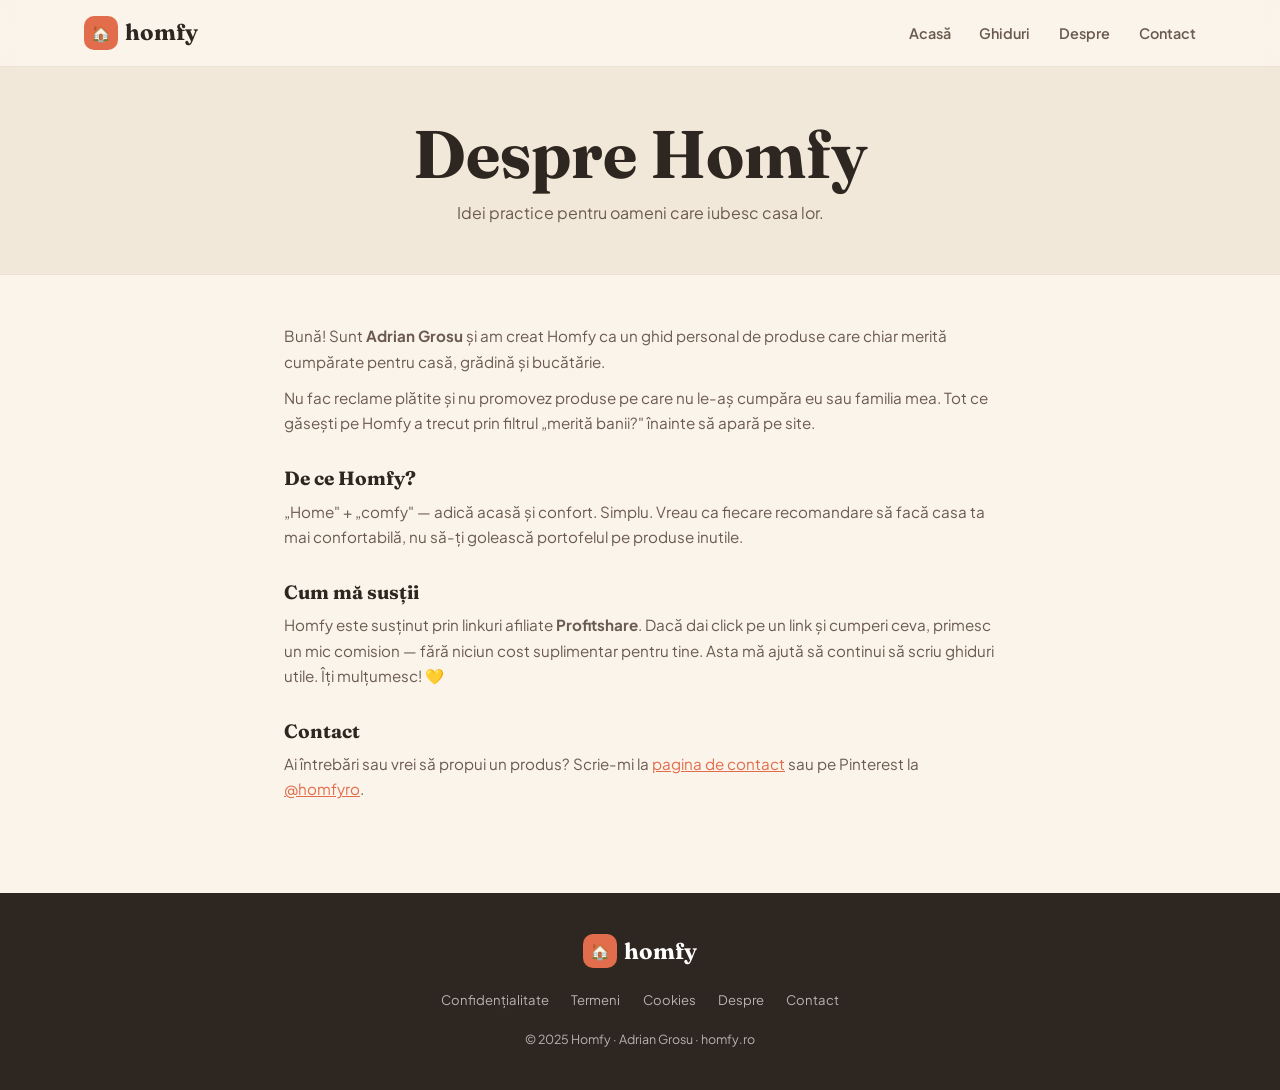
<file: despre.html>
<!DOCTYPE html>
<html lang="ro">
<head>
  <meta charset="UTF-8" />
  <meta name="viewport" content="width=device-width, initial-scale=1.0" />
  <title>Despre Homfy</title>
  <meta name="description" content="Homfy este un blog de idei practice pentru casă, grădină și bucătărie, creat de Adrian Grosu." />
  <link rel="canonical" href="https://homfy.ro/despre.html" />
  <meta property="og:title" content="Despre Homfy" />
  <meta property="og:url" content="https://homfy.ro/despre.html" />
  <meta property="og:type" content="website" />
  <meta property="og:locale" content="ro_RO" />
  <meta property="og:site_name" content="Homfy" />
  <link rel="preconnect" href="https://fonts.googleapis.com" />
  <link rel="preconnect" href="https://fonts.gstatic.com" crossorigin />
  <link href="https://fonts.googleapis.com/css2?family=Fraunces:ital,opsz,wght@0,9..144,400;0,9..144,700;1,9..144,400&family=Plus+Jakarta+Sans:wght@400;500;600&display=swap" rel="stylesheet" />
  <style>*,*::before,*::after{box-sizing:border-box;margin:0;padding:0}html{scroll-behavior:smooth}:root{--ivory:#FBF4EA;--ivory-d:#F2E8D9;--ink:#2E2620;--ink-soft:#6B5A50;--coral:#E26D4C;--coral-h:#C9542F;--honey:#E8A83A;--card-bg:#fff;--border:#ECE1D2;--shadow:0 4px 24px rgba(46,38,32,.08);--r:20px;--r-sm:12px;--r-pill:999px;--font-head:'Fraunces',Georgia,serif;--font-body:'Plus Jakarta Sans',system-ui,sans-serif}body{font-family:var(--font-body);background:var(--ivory);color:var(--ink);line-height:1.65;min-height:100vh}img{display:block;max-width:100%;height:auto}a{color:inherit;text-decoration:none}h1,h2,h3,h4{font-family:var(--font-head);font-weight:700;line-height:1.15}h1{font-size:clamp(2.4rem,6vw,4.2rem)}h2{font-size:clamp(1.6rem,3.5vw,2.4rem)}em{font-style:italic;color:var(--coral)}.nav-wrap{position:sticky;top:0;z-index:100;background:rgba(251,244,234,.92);backdrop-filter:blur(12px);border-bottom:1px solid var(--border)}.nav-inner{max-width:1160px;margin:0 auto;padding:.9rem 1.5rem;display:flex;align-items:center;gap:2rem}.logo{display:flex;align-items:center;gap:.45rem;font-family:var(--font-head);font-size:1.4rem;font-weight:700;color:var(--ink);flex-shrink:0}.logo-icon{display:flex;align-items:center;justify-content:center;width:34px;height:34px;background:var(--coral);border-radius:10px;font-size:1rem;line-height:1}.nav-links{list-style:none;display:flex;gap:1.8rem;margin-left:auto}.nav-links a{font-size:.9rem;font-weight:600;color:var(--ink-soft);transition:color .2s}.nav-links a:hover{color:var(--coral)}.nav-burger{display:none;flex-direction:column;gap:5px;background:none;border:none;cursor:pointer;padding:4px}.nav-burger span{display:block;width:22px;height:2px;background:var(--ink);border-radius:2px}.page-hero{position:relative;z-index:1;background:var(--ivory-d);border-bottom:1px solid var(--border);padding:3rem 1.5rem;text-align:center}.page-hero h1{margin-bottom:.5rem}.page-hero p{color:var(--ink-soft);max-width:460px;margin:0 auto}.static-wrap{max-width:760px;margin:0 auto;padding:3rem 1.5rem 5rem;position:relative;z-index:1}.static-wrap h1{margin-bottom:1.2rem}.static-wrap h2{font-size:1.2rem;margin:2rem 0 .6rem;font-family:var(--font-head);font-weight:700}.static-wrap p,.static-wrap li{font-size:.95rem;color:var(--ink-soft);margin-bottom:.7rem}.static-wrap ul{padding-left:1.5rem}.static-wrap a{color:var(--coral);text-decoration:underline}.footer{position:relative;z-index:1;background:var(--ink);color:rgba(255,255,255,.65);padding:2.5rem 1.5rem}.footer-inner{max-width:1160px;margin:0 auto;display:flex;flex-direction:column;align-items:center;gap:1.2rem;text-align:center}.footer-logo .logo-text{color:#fff}.footer-nav{display:flex;flex-wrap:wrap;gap:.5rem 1.4rem;justify-content:center}.footer-nav a{font-size:.82rem;transition:color .2s}.footer-nav a:hover{color:var(--coral)}.footer-copy{font-size:.78rem;line-height:1.6}@media(max-width:680px){.nav-links{display:none}.nav-burger{display:flex}.nav-inner{position:relative}}</style>
</head>
<body>
<header class="nav-wrap">
  <nav class="nav-inner">
    <a href="/" class="logo"><span class="logo-icon">🏠</span><span class="logo-text">homfy</span></a>
    <ul class="nav-links" role="list">
      <li><a href="/">Acasă</a></li>
      <li><a href="/blog.html">Ghiduri</a></li>
      <li><a href="/despre.html" aria-current="page">Despre</a></li>
      <li><a href="/contact.html">Contact</a></li>
    </ul>
    <button class="nav-burger" aria-label="Meniu" aria-expanded="false"><span></span><span></span><span></span></button>
  </nav>
</header>

<div class="page-hero">
  <h1>Despre Homfy</h1>
  <p>Idei practice pentru oameni care iubesc casa lor.</p>
</div>

<div class="static-wrap">
  <p>Bună! Sunt <strong>Adrian Grosu</strong> și am creat Homfy ca un ghid personal de produse care chiar merită cumpărate pentru casă, grădină și bucătărie.</p>
  <p>Nu fac reclame plătite și nu promovez produse pe care nu le-aș cumpăra eu sau familia mea. Tot ce găsești pe Homfy a trecut prin filtrul „merită banii?" înainte să apară pe site.</p>

  <h2>De ce Homfy?</h2>
  <p>„Home" + „comfy" — adică acasă și confort. Simplu. Vreau ca fiecare recomandare să facă casa ta mai confortabilă, nu să-ți golească portofelul pe produse inutile.</p>

  <h2>Cum mă susții</h2>
  <p>Homfy este susținut prin linkuri afiliate <strong>Profitshare</strong>. Dacă dai click pe un link și cumperi ceva, primesc un mic comision — fără niciun cost suplimentar pentru tine. Asta mă ajută să continui să scriu ghiduri utile. Îți mulțumesc! 💛</p>

  <h2>Contact</h2>
  <p>Ai întrebări sau vrei să propui un produs? Scrie-mi la <a href="/contact.html">pagina de contact</a> sau pe Pinterest la <a href="https://pinterest.com/homfyro" target="_blank" rel="noopener">@homfyro</a>.</p>
</div>

<footer class="footer">
  <div class="footer-inner">
    <a href="/" class="logo footer-logo"><span class="logo-icon">🏠</span><span class="logo-text">homfy</span></a>
    <nav class="footer-nav" aria-label="Footer">
      <a href="/confidentialitate.html">Confidențialitate</a>
      <a href="/termeni.html">Termeni</a>
      <a href="/cookies.html">Cookies</a>
      <a href="/despre.html">Despre</a>
      <a href="/contact.html">Contact</a>
    </nav>
    <p class="footer-copy">© 2025 Homfy · Adrian Grosu · homfy.ro</p>
  </div>
</footer>
<script src="assets/main.js"></script>
</body>
</html>
</file>
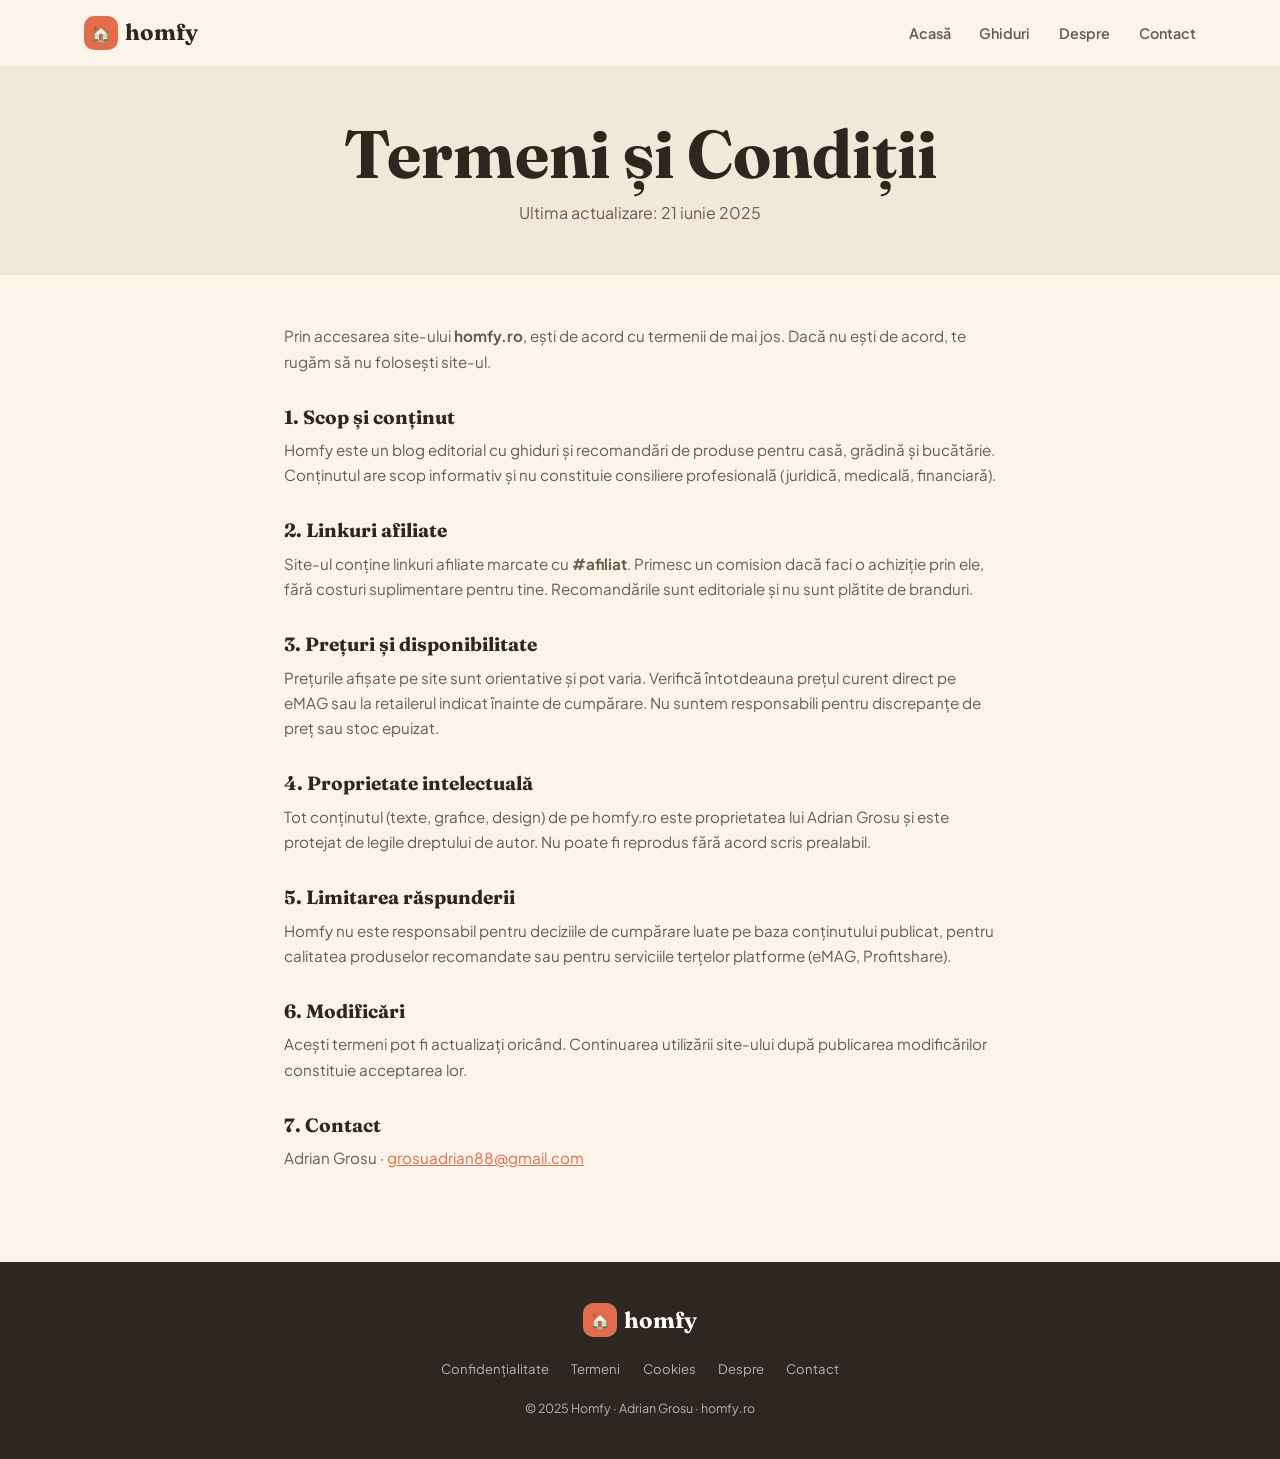
<file: termeni.html>
<!DOCTYPE html>
<html lang="ro">
<head>
  <meta charset="UTF-8" />
  <meta name="viewport" content="width=device-width, initial-scale=1.0" />
  <title>Termeni și Condiții — Homfy</title>
  <link rel="canonical" href="https://homfy.ro/termeni.html" />
  <meta property="og:title" content="Termeni și Condiții — Homfy" />
  <meta property="og:url" content="https://homfy.ro/termeni.html" />
  <meta property="og:type" content="website" />
  <meta property="og:locale" content="ro_RO" />
  <meta property="og:site_name" content="Homfy" />
  <link rel="preconnect" href="https://fonts.googleapis.com" />
  <link rel="preconnect" href="https://fonts.gstatic.com" crossorigin />
  <link href="https://fonts.googleapis.com/css2?family=Fraunces:ital,opsz,wght@0,9..144,400;0,9..144,700;1,9..144,400&family=Plus+Jakarta+Sans:wght@400;500;600&display=swap" rel="stylesheet" />
  <style>*,*::before,*::after{box-sizing:border-box;margin:0;padding:0}html{scroll-behavior:smooth}:root{--ivory:#FBF4EA;--ivory-d:#F2E8D9;--ink:#2E2620;--ink-soft:#6B5A50;--coral:#E26D4C;--card-bg:#fff;--border:#ECE1D2;--r:20px;--r-sm:12px;--r-pill:999px;--font-head:'Fraunces',Georgia,serif;--font-body:'Plus Jakarta Sans',system-ui,sans-serif}body{font-family:var(--font-body);background:var(--ivory);color:var(--ink);line-height:1.65;min-height:100vh}a{color:inherit;text-decoration:none}h1,h2,h3,h4{font-family:var(--font-head);font-weight:700;line-height:1.15}h1{font-size:clamp(2.4rem,6vw,4.2rem)}.nav-wrap{position:sticky;top:0;z-index:100;background:rgba(251,244,234,.92);backdrop-filter:blur(12px);border-bottom:1px solid var(--border)}.nav-inner{max-width:1160px;margin:0 auto;padding:.9rem 1.5rem;display:flex;align-items:center;gap:2rem}.logo{display:flex;align-items:center;gap:.45rem;font-family:var(--font-head);font-size:1.4rem;font-weight:700;color:var(--ink);flex-shrink:0}.logo-icon{display:flex;align-items:center;justify-content:center;width:34px;height:34px;background:var(--coral);border-radius:10px;font-size:1rem;line-height:1}.nav-links{list-style:none;display:flex;gap:1.8rem;margin-left:auto}.nav-links a{font-size:.9rem;font-weight:600;color:var(--ink-soft);transition:color .2s}.nav-links a:hover{color:var(--coral)}.nav-burger{display:none;flex-direction:column;gap:5px;background:none;border:none;cursor:pointer;padding:4px}.nav-burger span{display:block;width:22px;height:2px;background:var(--ink);border-radius:2px}.page-hero{position:relative;z-index:1;background:var(--ivory-d);border-bottom:1px solid var(--border);padding:3rem 1.5rem;text-align:center}.page-hero h1{margin-bottom:.5rem}.page-hero p{color:var(--ink-soft);max-width:460px;margin:0 auto}.static-wrap{max-width:760px;margin:0 auto;padding:3rem 1.5rem 5rem;position:relative;z-index:1}.static-wrap h1{margin-bottom:1.2rem}.static-wrap h2{font-size:1.2rem;margin:2rem 0 .6rem;font-family:var(--font-head);font-weight:700}.static-wrap p,.static-wrap li{font-size:.95rem;color:var(--ink-soft);margin-bottom:.7rem}.static-wrap ul{padding-left:1.5rem}.static-wrap a{color:var(--coral);text-decoration:underline}.footer{position:relative;z-index:1;background:var(--ink);color:rgba(255,255,255,.65);padding:2.5rem 1.5rem}.footer-inner{max-width:1160px;margin:0 auto;display:flex;flex-direction:column;align-items:center;gap:1.2rem;text-align:center}.footer-logo .logo-text{color:#fff}.footer-nav{display:flex;flex-wrap:wrap;gap:.5rem 1.4rem;justify-content:center}.footer-nav a{font-size:.82rem;transition:color .2s}.footer-nav a:hover{color:var(--coral)}.footer-copy{font-size:.78rem;line-height:1.6}@media(max-width:680px){.nav-links{display:none}.nav-burger{display:flex}.nav-inner{position:relative}}</style>
</head>
<body>
<header class="nav-wrap">
  <nav class="nav-inner">
    <a href="/" class="logo"><span class="logo-icon">🏠</span><span class="logo-text">homfy</span></a>
    <ul class="nav-links" role="list">
      <li><a href="/">Acasă</a></li>
      <li><a href="/blog.html">Ghiduri</a></li>
      <li><a href="/despre.html">Despre</a></li>
      <li><a href="/contact.html">Contact</a></li>
    </ul>
    <button class="nav-burger" aria-label="Meniu" aria-expanded="false"><span></span><span></span><span></span></button>
  </nav>
</header>

<div class="page-hero">
  <h1>Termeni și Condiții</h1>
  <p>Ultima actualizare: 21 iunie 2025</p>
</div>

<div class="static-wrap">
  <p>Prin accesarea site-ului <strong>homfy.ro</strong>, ești de acord cu termenii de mai jos. Dacă nu ești de acord, te rugăm să nu folosești site-ul.</p>

  <h2>1. Scop și conținut</h2>
  <p>Homfy este un blog editorial cu ghiduri și recomandări de produse pentru casă, grădină și bucătărie. Conținutul are scop informativ și nu constituie consiliere profesională (juridică, medicală, financiară).</p>

  <h2>2. Linkuri afiliate</h2>
  <p>Site-ul conține linkuri afiliate marcate cu <strong>#afiliat</strong>. Primesc un comision dacă faci o achiziție prin ele, fără costuri suplimentare pentru tine. Recomandările sunt editoriale și nu sunt plătite de branduri.</p>

  <h2>3. Prețuri și disponibilitate</h2>
  <p>Prețurile afișate pe site sunt orientative și pot varia. Verifică întotdeauna prețul curent direct pe eMAG sau la retailerul indicat înainte de cumpărare. Nu suntem responsabili pentru discrepanțe de preț sau stoc epuizat.</p>

  <h2>4. Proprietate intelectuală</h2>
  <p>Tot conținutul (texte, grafice, design) de pe homfy.ro este proprietatea lui Adrian Grosu și este protejat de legile dreptului de autor. Nu poate fi reprodus fără acord scris prealabil.</p>

  <h2>5. Limitarea răspunderii</h2>
  <p>Homfy nu este responsabil pentru deciziile de cumpărare luate pe baza conținutului publicat, pentru calitatea produselor recomandate sau pentru serviciile terțelor platforme (eMAG, Profitshare).</p>

  <h2>6. Modificări</h2>
  <p>Acești termeni pot fi actualizați oricând. Continuarea utilizării site-ului după publicarea modificărilor constituie acceptarea lor.</p>

  <h2>7. Contact</h2>
  <p>Adrian Grosu · <a href="mailto:grosuadrian88@gmail.com">grosuadrian88@gmail.com</a></p>
</div>

<footer class="footer">
  <div class="footer-inner">
    <a href="/" class="logo footer-logo"><span class="logo-icon">🏠</span><span class="logo-text">homfy</span></a>
    <nav class="footer-nav" aria-label="Footer">
      <a href="/confidentialitate.html">Confidențialitate</a>
      <a href="/termeni.html">Termeni</a>
      <a href="/cookies.html">Cookies</a>
      <a href="/despre.html">Despre</a>
      <a href="/contact.html">Contact</a>
    </nav>
    <p class="footer-copy">© 2025 Homfy · Adrian Grosu · homfy.ro</p>
  </div>
</footer>
<script src="assets/main.js"></script>
</body>
</html>
</file>
